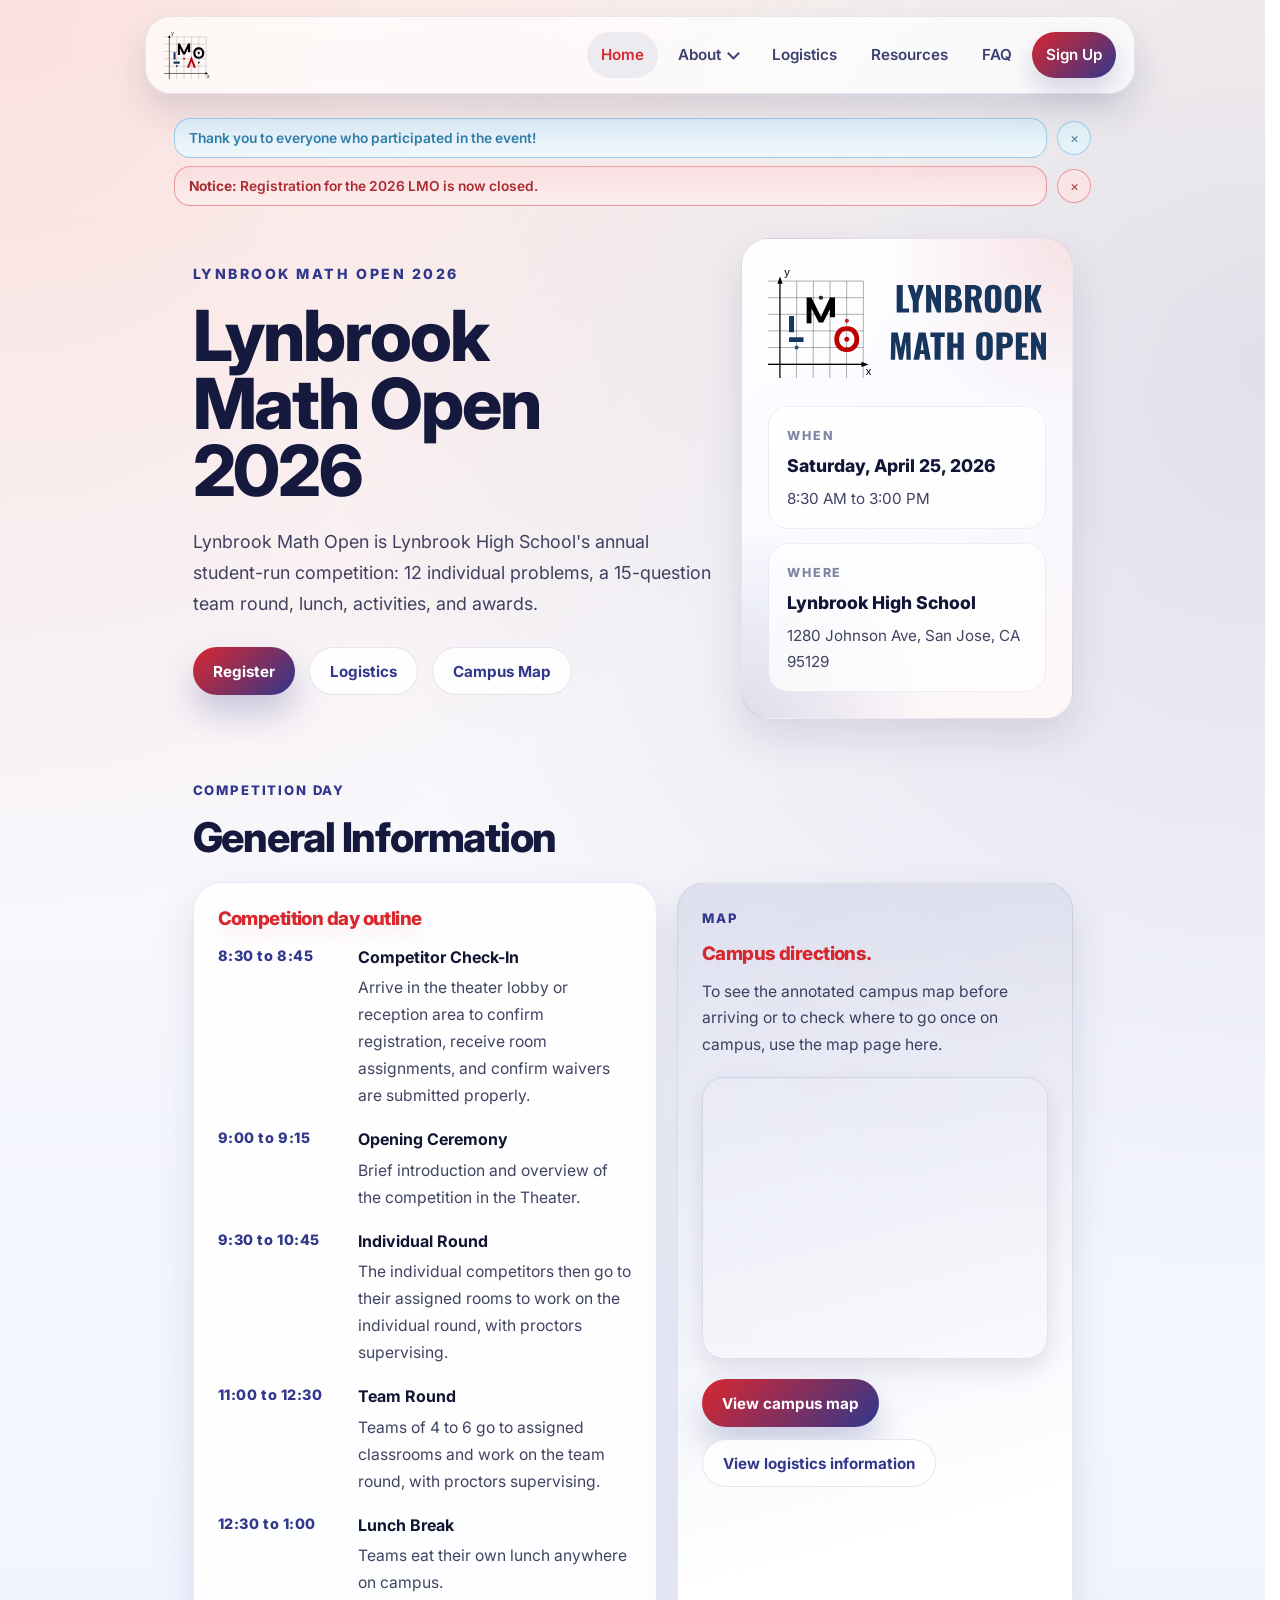
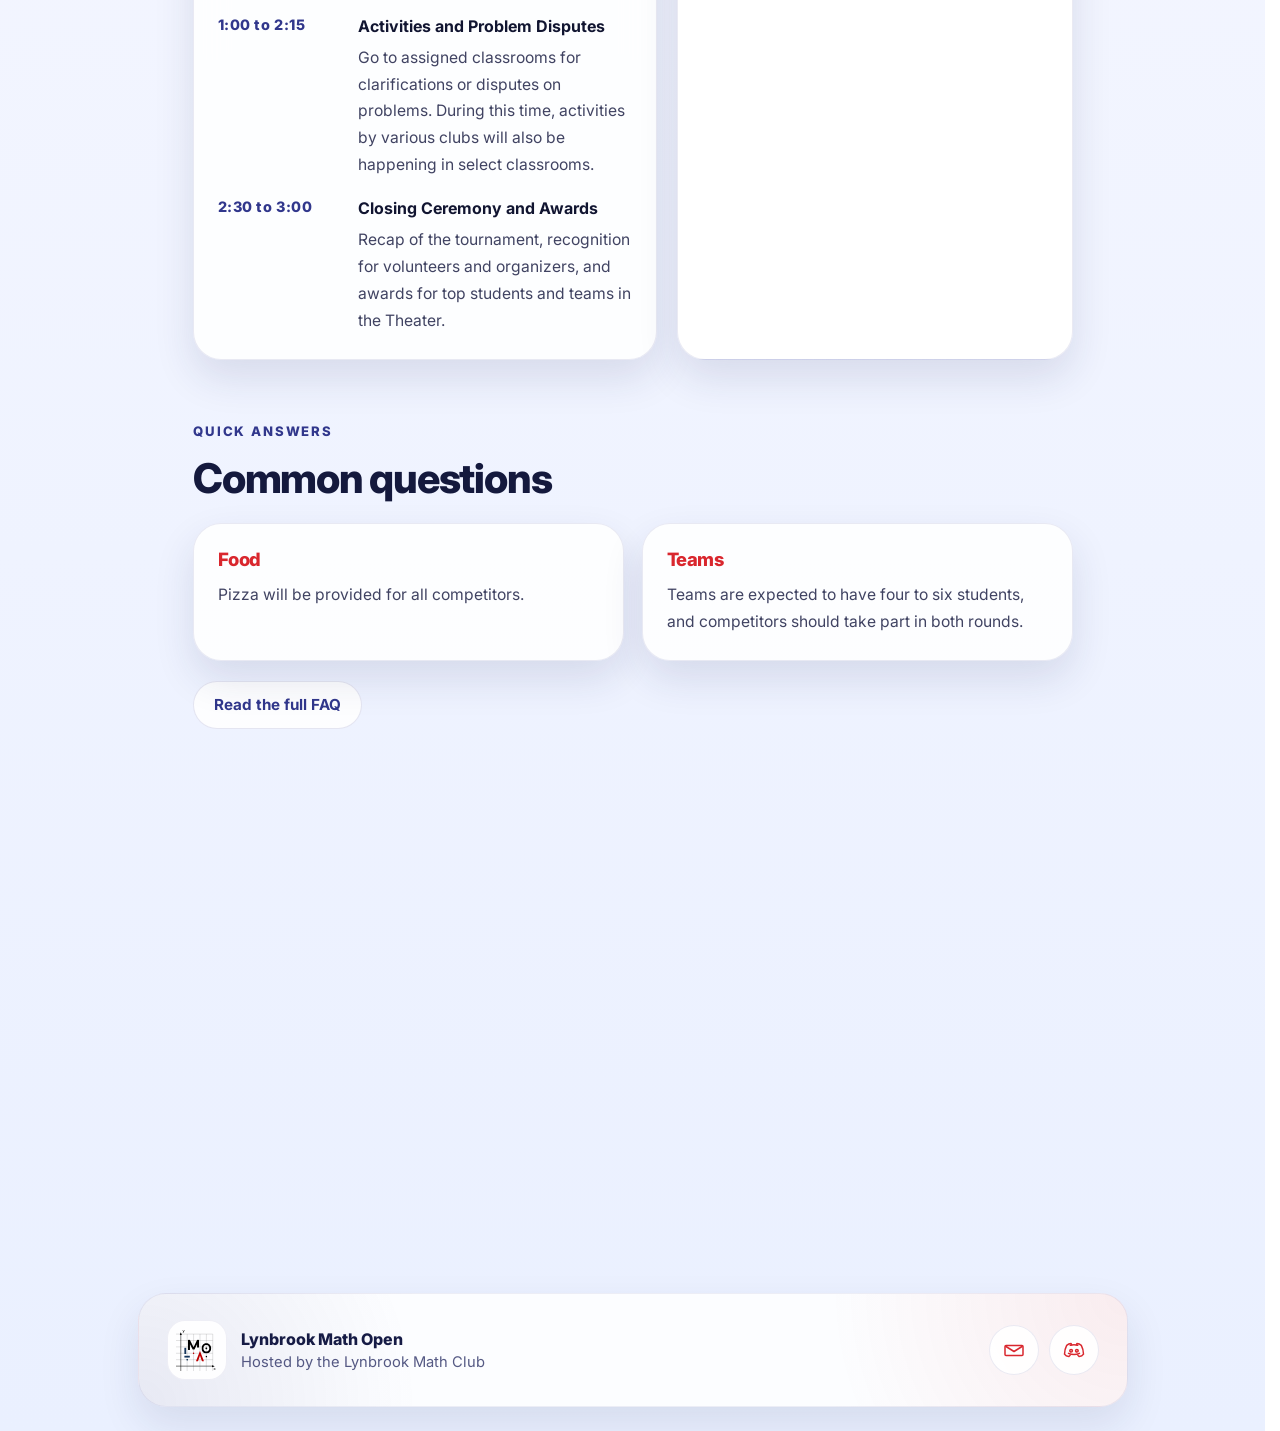
<file: index.html>
<!DOCTYPE html>
<html lang="en">

<head>
    <meta charset="UTF-8" />
    <meta name="viewport" content="width=device-width, initial-scale=1.0" />
    <title>Lynbrook Math Open</title>
    <link rel="icon" type="image/png" href="/assets/favicon.png" />
    <link rel="icon" type="image/svg+xml" href="/assets/favicon.svg" />
    <link href="https://fonts.googleapis.com/css2?family=Inter:wght@400;500;600;700;800&display=swap" rel="stylesheet">
    <link rel="stylesheet" href="/style.css">
    <script defer src="/navbar.js"></script>
    <script defer src="/dev_banners/hide_dev_banners.js"></script>
    <script defer src="/footer.js"></script>
    <script defer src="/sponsors/sponsors.js"></script>
    <script defer src="/home.js"></script>
    <style>
        .scroll-backdrop {
            position: fixed;
            inset: 0;
            z-index: -1;
            pointer-events: none;
            background:
                radial-gradient(circle at 18% 18%, rgba(255, 190, 190, 0.82), transparent 30%),
                radial-gradient(circle at 84% 12%, rgba(176, 191, 255, 0.84), transparent 34%),
                linear-gradient(180deg, #fff3ec 0%, #ebefff 54%, #e0e8ff 100%);
            opacity: 0;
            transition: opacity 0.32s ease;
        }

        body.sponsor-mode .scroll-backdrop {
            opacity: 1;
        }

        .page-main {
            display: flex;
            flex-direction: column;
            gap: 60px;
            padding-top: 28px;
        }

        .hero {
            display: grid;
            grid-template-columns: minmax(0, 1.3fr) minmax(300px, 0.82fr);
            gap: 24px;
            align-items: stretch;
        }

        .hero-copy {
            padding: clamp(12px, 3vw, 24px) 0;
        }

        .hero-kicker {
            margin: 0 0 16px;
            font-size: 0.88rem;
            font-weight: 800;
            letter-spacing: 0.18em;
            text-transform: uppercase;
            color: var(--accent-blue);
        }

        .hero-title {
            max-width: 10ch;
            font-size: 4.4rem;
            line-height: 0.96;
            margin: 0;
            color: #15193e;
            text-shadow: none;
        }

        .hero-lead {
            max-width: 640px;
            margin: 22px 0 0;
            font-size: clamp(1.02rem, 1.4vw, 1.12rem);
            line-height: 1.72;
        }

        .cta-row {
            display: flex;
            flex-wrap: wrap;
            gap: 14px;
            margin-top: 28px;
        }

        .hero-panel {
            display: flex;
            flex-direction: column;
            gap: 22px;
            justify-content: space-between;
            padding: 26px;
            background:
                radial-gradient(circle at top right, rgba(217, 39, 46, 0.12), transparent 32%),
                radial-gradient(circle at bottom left, rgba(49, 55, 140, 0.14), transparent 32%),
                linear-gradient(160deg, rgba(255, 255, 255, 0.95) 0%, rgba(248, 249, 255, 0.96) 62%, rgba(255, 246, 246, 0.96) 100%);
        }

        .hero-mark {
            width: min(100%, 320px);
            height: auto;
            display: block;
        }

        .meta-grid {
            display: grid;
            grid-template-columns: 1fr;
            gap: 14px;
        }

        .meta-card {
            padding: 18px 18px 16px;
            border-radius: 20px;
            background: rgba(255, 255, 255, 0.74);
            border: 1px solid rgba(49, 55, 140, 0.08);
        }

        .meta-label {
            margin: 0 0 8px;
            font-size: 0.78rem;
            font-weight: 800;
            letter-spacing: 0.14em;
            text-transform: uppercase;
            color: rgba(33, 38, 93, 0.56);
        }

        .meta-value {
            margin: 0;
            font-size: 1.1rem;
            font-weight: 800;
            line-height: 1.35;
            color: #131737;
        }

        .meta-subtle {
            margin: 8px 0 0;
            font-size: 0.95rem;
        }

        .page-section {
            display: flex;
            flex-direction: column;
            gap: 20px;
        }

        .page-section h2 {
            font-size: clamp(1.8rem, 3.2vw, 2.6rem);
            color: #14193d;
            text-shadow: none;
        }

        .faq-grid {
            display: grid;
            grid-template-columns: repeat(auto-fit, minmax(240px, 1fr));
            gap: 18px;
        }

        .faq-card {
            height: 100%;
        }

        .faq-card h3 {
            margin: 0 0 12px;
            font-size: 1.15rem;
            color: var(--accent-red);
            text-shadow: none;
        }

        .faq-card p {
            margin: 0;
        }

        .day-layout {
            display: grid;
            grid-template-columns: minmax(0, 1.08fr) minmax(280px, 0.92fr);
            gap: 20px;
        }

        .schedule-card ul {
            list-style: none;
            padding: 0;
            margin: 0;
            display: flex;
            flex-direction: column;
            gap: 16px;
        }

        .schedule-card h3,
        .map-card h3 {
            margin: 0 0 14px;
        }

        .schedule-card li {
            display: grid;
            grid-template-columns: minmax(92px, 124px) 1fr;
            gap: 16px;
            align-items: start;
            margin: 0;
        }

        .schedule-time {
            font-size: 0.9rem;
            font-weight: 800;
            letter-spacing: 0.04em;
            color: var(--accent-blue);
        }

        .schedule-event {
            display: flex;
            flex-direction: column;
            gap: 4px;
        }

        .schedule-event strong {
            color: #111531;
            font-size: 1rem;
        }

        .map-card {
            background: var(--accent-blue-surface);
        }

        .map-card h3,
        .sponsor-panel h2 {
            text-shadow: none;
        }

        .map-card p,
        .sponsor-panel p {
            margin: 0;
        }

        .map-card .section-eyebrow,
        .schedule-card .section-eyebrow {
            margin-bottom: 12px;
        }

        .map-actions {
            display: flex;
            flex-wrap: wrap;
            gap: 12px;
            margin-top: 20px;
        }

        .map-embed {
            margin-top: 18px;
            border-radius: 22px;
            overflow: hidden;
            border: 1px solid rgba(49, 55, 140, 0.12);
            box-shadow: 0 10px 24px rgba(31, 36, 86, 0.12);
        }

        .map-embed iframe {
            width: 100%;
            height: 280px;
            border: 0;
            display: block;
        }

        .sponsor-panel {
            display: flex;
            flex-direction: column;
            gap: 18px;
        }

        .sponsor-copy {
            width: 100%;
            max-width: 720px;
        }
        
        .sponsor-panel .sponsor-logo-card {
            width: min(100%, var(--sponsor-logo-card-width));
        }

        @media (max-width: 980px) {

            .hero,
            .day-layout {
                grid-template-columns: 1fr;
            }

            .faq-grid {
                grid-template-columns: repeat(auto-fit, minmax(220px, 1fr));
            }
        }

        @media (max-width: 640px) {
            .scroll-backdrop {
                background:
                    radial-gradient(circle at 14% 8%, rgba(255, 196, 196, 0.58), transparent 24%),
                    radial-gradient(circle at 88% 10%, rgba(188, 200, 255, 0.6), transparent 26%),
                    linear-gradient(180deg, #fff8f3 0%, #eff2ff 56%, #e5ecff 100%);
            }

            .page-main {
                gap: 42px;
            }

            .hero-title {
                font-size: 3.1rem;
            }

            .schedule-card li {
                grid-template-columns: 1fr;
                gap: 6px;
            }
        }
    </style>
</head>

<body>
    <div class="scroll-backdrop"></div>
    <div id="site-navbar"></div>

    <main class="main-text page-main">
        <section class="hero">
            <div class="hero-copy">
                <p class="hero-kicker">Lynbrook Math Open 2026</p>
                <h1 id="home-title" class="hero-title">Lynbrook Math Open 2026</h1>
                <p class="hero-lead">
                    Lynbrook Math Open is Lynbrook High School's annual student-run competition: 12 individual
                    problems, a 15-question team round, lunch, activities, and awards.
                </p>
                <div class="cta-row">
                    <a class="button-link button-link--primary" href="/signup/">Register</a>
                    <a class="button-link button-link--secondary" href="/logistics/">Logistics</a>
                    <a class="button-link button-link--secondary" href="/map/">Campus Map</a>
                </div>
            </div>

            <aside class="hero-panel hover-card">
                <img class="hero-mark" src="/assets/banner.svg" alt="Lynbrook Math Open">
                <div class="meta-grid">
                    <section class="meta-card">
                        <p class="meta-label">When</p>
                        <p class="meta-value">Saturday, April 25, 2026</p>
                        <p class="meta-subtle">8:30 AM to 3:00 PM</p>
                    </section>
                    <section class="meta-card">
                        <p class="meta-label">Where</p>
                        <p class="meta-value">Lynbrook High School</p>
                        <p class="meta-subtle">1280 Johnson Ave, San Jose, CA 95129</p>
                    </section>
                </div>
            </aside>
        </section>

        <section class="page-section">
            <div>
                <p class="section-eyebrow">Competition Day</p>
                <h2 id="home-day-title">General Information</h2>
            </div>
            <div class="day-layout">
                <article class="schedule-card hover-card">
                    <h3>Competition day outline</h3>
                    <ul>
                        <li>
                            <span class="schedule-time">8:30 to 8:45</span>
                            <span class="schedule-event">
                                <strong>Competitor Check-In</strong>
                                <span>Arrive in the theater lobby or reception area to confirm registration, receive
                                    room assignments, and confirm waivers are submitted properly.</span>
                            </span>
                        </li>
                        <li>
                            <span class="schedule-time">9:00 to 9:15</span>
                            <span class="schedule-event">
                                <strong>Opening Ceremony</strong>
                                <span>Brief introduction and overview of the competition in the Theater.</span>
                            </span>
                        </li>
                        <li>
                            <span class="schedule-time">9:30 to 10:45</span>
                            <span class="schedule-event">
                                <strong>Individual Round</strong>
                                <span>The individual competitors then go to their assigned rooms to work on the
                                    individual round, with proctors supervising.</span>
                            </span>
                        </li>
                        <li>
                            <span class="schedule-time">11:00 to 12:30</span>
                            <span class="schedule-event">
                                <strong>Team Round</strong>
                                <span>Teams of 4 to 6 go to assigned classrooms and work on the team round, with
                                    proctors supervising.</span>
                            </span>
                        </li>
                        <li>
                            <span class="schedule-time">12:30 to 1:00</span>
                            <span class="schedule-event">
                                <strong>Lunch Break</strong>
                                <span>Teams eat their own lunch anywhere on campus.</span>
                            </span>
                        </li>
                        <li>
                            <span class="schedule-time">1:00 to 2:15</span>
                            <span class="schedule-event">
                                <strong>Activities and Problem Disputes</strong>
                                <span>Go to assigned classrooms for clarifications or disputes on problems. During this
                                    time, activities by various clubs will also be happening in select
                                    classrooms.</span>
                            </span>
                        </li>
                        <li>
                            <span class="schedule-time">2:30 to 3:00</span>
                            <span class="schedule-event">
                                <strong>Closing Ceremony and Awards</strong>
                                <span>Recap of the tournament, recognition for volunteers and organizers, and awards
                                    for top students and teams in the Theater.</span>
                            </span>
                        </li>
                    </ul>
                </article>

                <article class="map-card hover-card">
                    <p class="section-eyebrow">Map</p>
                    <h3>Campus directions.</h3>
                    <p>
                        To see the annotated campus map before arriving or to check where to go once
                        on campus, use the map page here.
                    </p>
                    <div class="map-embed">
                        <iframe title="Google Maps view of Lynbrook High School"
                            src="https://www.google.com/maps?q=Lynbrook%20High%20School%201280%20Johnson%20Ave%20San%20Jose%20CA%2095129&z=16&output=embed"
                            loading="lazy" referrerpolicy="no-referrer-when-downgrade"></iframe>
                    </div>
                    <div class="map-actions">
                        <a class="button-link button-link--primary" href="/map/">View campus map</a>
                        <a class="button-link button-link--secondary" href="/logistics/">View logistics information</a>
                    </div>
                </article>
            </div>
        </section>

        <section class="page-section">
            <div>
                <p class="section-eyebrow">Quick Answers</p>
                <h2 id="home-faq-title">Common questions</h2>
            </div>
            <div class="faq-grid">
                <article class="faq-card hover-card">
                    <h3>Food</h3>
                    <p>Pizza will be provided for all competitors.</p>
                </article>
                <article class="faq-card hover-card">
                    <h3>Teams</h3>
                    <p>Teams are expected to have four to six students, and competitors should take part in both
                        rounds.</p>
                </article>
            </div>
            <div>
                <a class="button-link button-link--secondary" href="/faq/">Read the full FAQ</a>
            </div>
        </section>

        <section id="sponsors-thanks" class="page-section sponsor-panel" style="text-align:center">
            <div class="sponsor-heading">
                <h2 id="home-sponsors-title">Thank you to our sponsors.</h2>
            </div>
            <p class="sponsor-copy" style="align-self: center">
                These organizations make LMO possible and help support the competition.
            </p>
            <div class="sponsor-grid-shell" style="align-self: center">
                <div id="home-sponsors-grid" class="sponsor-logo-grid" data-sponsor-view="logo"
                    data-sponsor-tone="mono">
                    <p class="sponsor-loading">Loading sponsors...</p>
                </div>
            </div>
        </section>
    </main>

    <div id="site-footer"></div>
</body>

</html>
</file>
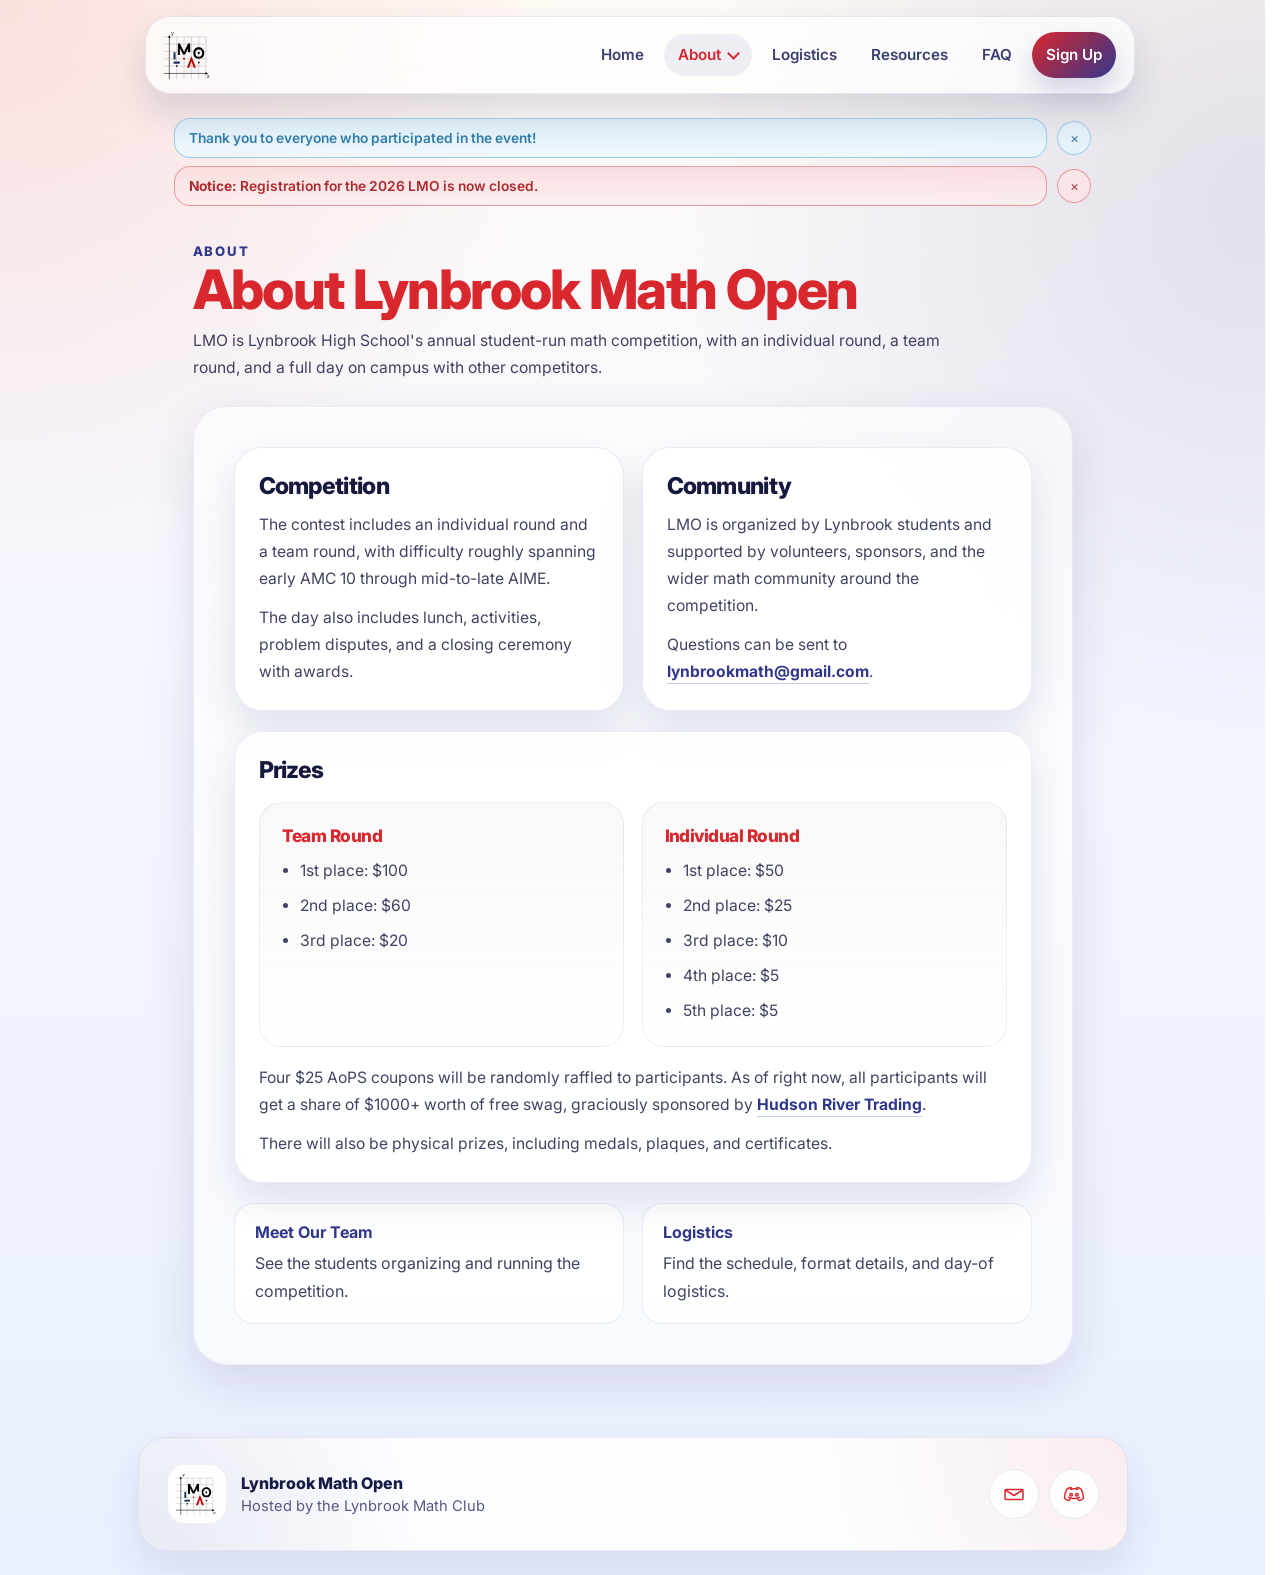
<file: about_lmo/index.html>
<!DOCTYPE html>
<html lang="en">

<head>
    <meta charset="UTF-8" />
    <meta name="viewport" content="width=device-width, initial-scale=1.0" />
    <title>About LMO</title>
    <link rel="icon" type="image/png" href="/assets/favicon.png" />
    <link rel="icon" type="image/svg+xml" href="/assets/favicon.svg" />
    <link href="https://fonts.googleapis.com/css2?family=Inter:wght@400;500;600;700;800&display=swap" rel="stylesheet">
    <link rel="stylesheet" href="/style.css">
    <script defer src="/navbar.js"></script>
    <script defer src="/dev_banners/hide_dev_banners.js"></script>
    <script defer src="/footer.js"></script>
    <style>
        .about-page {
            display: flex;
            flex-direction: column;
            gap: 24px;
            padding-top: 18px;
        }

        .about-page-header h1 {
            font-size: 3.4rem;
            line-height: 0.98;
            text-shadow: none;
        }

        .about-page-header p {
            max-width: 760px;
            margin: 12px 0 0;
        }

        .about-shell {
            display: flex;
            flex-direction: column;
            gap: 20px;
        }

        .about-grid,
        .about-links {
            display: grid;
            grid-template-columns: repeat(2, minmax(0, 1fr));
            gap: 18px;
        }

        .about-block h2,
        .about-prize-card h3 {
            margin: 0 0 12px;
            text-shadow: none;
        }

        .about-block h2 {
            font-size: 1.45rem;
            color: #15193d;
        }

        .about-block p {
            margin: 0;
        }

        .about-block p + p {
            margin-top: 12px;
        }

        .about-prize-grid {
            display: grid;
            grid-template-columns: repeat(2, minmax(0, 1fr));
            gap: 18px;
            margin-top: 18px;
        }

        .about-prize-card {
            padding: 22px;
            border-radius: 22px;
            background: linear-gradient(180deg, rgba(248, 248, 248, 0.96), #ffffff);
            border: 1px solid rgba(49, 55, 140, 0.08);
        }

        .about-prize-card h3 {
            font-size: 1.08rem;
            color: var(--accent-red);
        }

        .about-prize-list {
            margin: 0;
            padding-left: 18px;
        }

        .about-prize-list li {
            margin-bottom: 8px;
        }

        .about-prize-list li:last-child {
            margin-bottom: 0;
        }

        .about-link-card {
            display: block;
            text-decoration: none;
            padding: 18px 20px;
            border-radius: 20px;
            background: rgba(255, 255, 255, 0.86);
            border: 1px solid rgba(49, 55, 140, 0.1);
            transition: transform 0.22s ease, border-color 0.22s ease, box-shadow 0.22s ease;
        }

        .about-link-card:hover {
            transform: translateY(-2px);
            border-color: rgba(217, 39, 46, 0.22);
            box-shadow: 0 12px 26px rgba(49, 55, 140, 0.12);
        }

        .about-link-card strong {
            display: block;
            margin: 0 0 8px;
            color: var(--accent-blue);
            font-size: 1rem;
        }

        .about-link-card span {
            color: var(--body-copy-color);
            line-height: var(--body-copy-line-height);
        }

        @media (max-width: 820px) {
            .about-page-header h1 {
                font-size: 2.8rem;
            }

            .about-grid,
            .about-links,
            .about-prize-grid {
                grid-template-columns: 1fr;
            }
        }

        @media (max-width: 560px) {
            .about-page-header h1 {
                font-size: 2.25rem;
            }
        }
    </style>
</head>

<body>
    <div id="site-navbar"></div>

    <main class="main-text about-page">
        <section class="about-page-header">
            <p class="section-eyebrow">About</p>
            <h1>About Lynbrook Math Open</h1>
            <p>LMO is Lynbrook High School's annual student-run math competition, with an individual round, a team
                round, and a full day on campus with other competitors.</p>
        </section>

        <div class="container about-shell">
            <section class="about-grid">
                <article class="about-block hover-card">
                    <h2>Competition</h2>
                    <p>The contest includes an individual round and a team round, with difficulty roughly spanning early
                        AMC 10 through mid-to-late AIME.</p>
                    <p>The day also includes lunch, activities, problem disputes, and a closing ceremony with awards.</p>
                </article>
                <article class="about-block hover-card">
                    <h2>Community</h2>
                    <p>LMO is organized by Lynbrook students and supported by volunteers, sponsors, and the wider math
                        community around the competition.</p>
                    <p>Questions can be sent to <a class="boldlink" href="mailto:lynbrookmath@gmail.com">lynbrookmath@gmail.com</a>.
                    </p>
                </article>
            </section>

            <section class="about-block hover-card">
                <h2>Prizes</h2>
                <div class="about-prize-grid">
                    <article class="about-prize-card">
                        <h3>Team Round</h3>
                        <ul class="about-prize-list">
                            <li>1st place: $100</li>
                            <li>2nd place: $60</li>
                            <li>3rd place: $20</li>
                        </ul>
                    </article>
                    <article class="about-prize-card">
                        <h3>Individual Round</h3>
                        <ul class="about-prize-list">
                            <li>1st place: $50</li>
                            <li>2nd place: $25</li>
                            <li>3rd place: $10</li>
                            <li>4th place: $5</li>
                            <li>5th place: $5</li>
                        </ul>
                    </article>
                </div>
                <p style="margin-top: 18px;">Four $25 AoPS coupons will be randomly raffled to participants. As of
                    right now, all participants will get a share of $1000+ worth of free swag, graciously sponsored by
                    <a class="boldlink" href="https://www.hudsonrivertrading.com/" target="_blank"
                        rel="noopener noreferrer">Hudson River Trading</a>.
                </p>
                <p>There will also be physical prizes, including medals, plaques, and certificates.</p>
            </section>

            <section class="about-links">
                <a class="about-link-card" href="/our_team/">
                    <strong>Meet Our Team</strong>
                    <span>See the students organizing and running the competition.</span>
                </a>
                <a class="about-link-card" href="/logistics/">
                    <strong>Logistics</strong>
                    <span>Find the schedule, format details, and day-of logistics.</span>
                </a>
            </section>
        </div>
    </main>

    <div id="site-footer"></div>
</body>

</html>
</file>
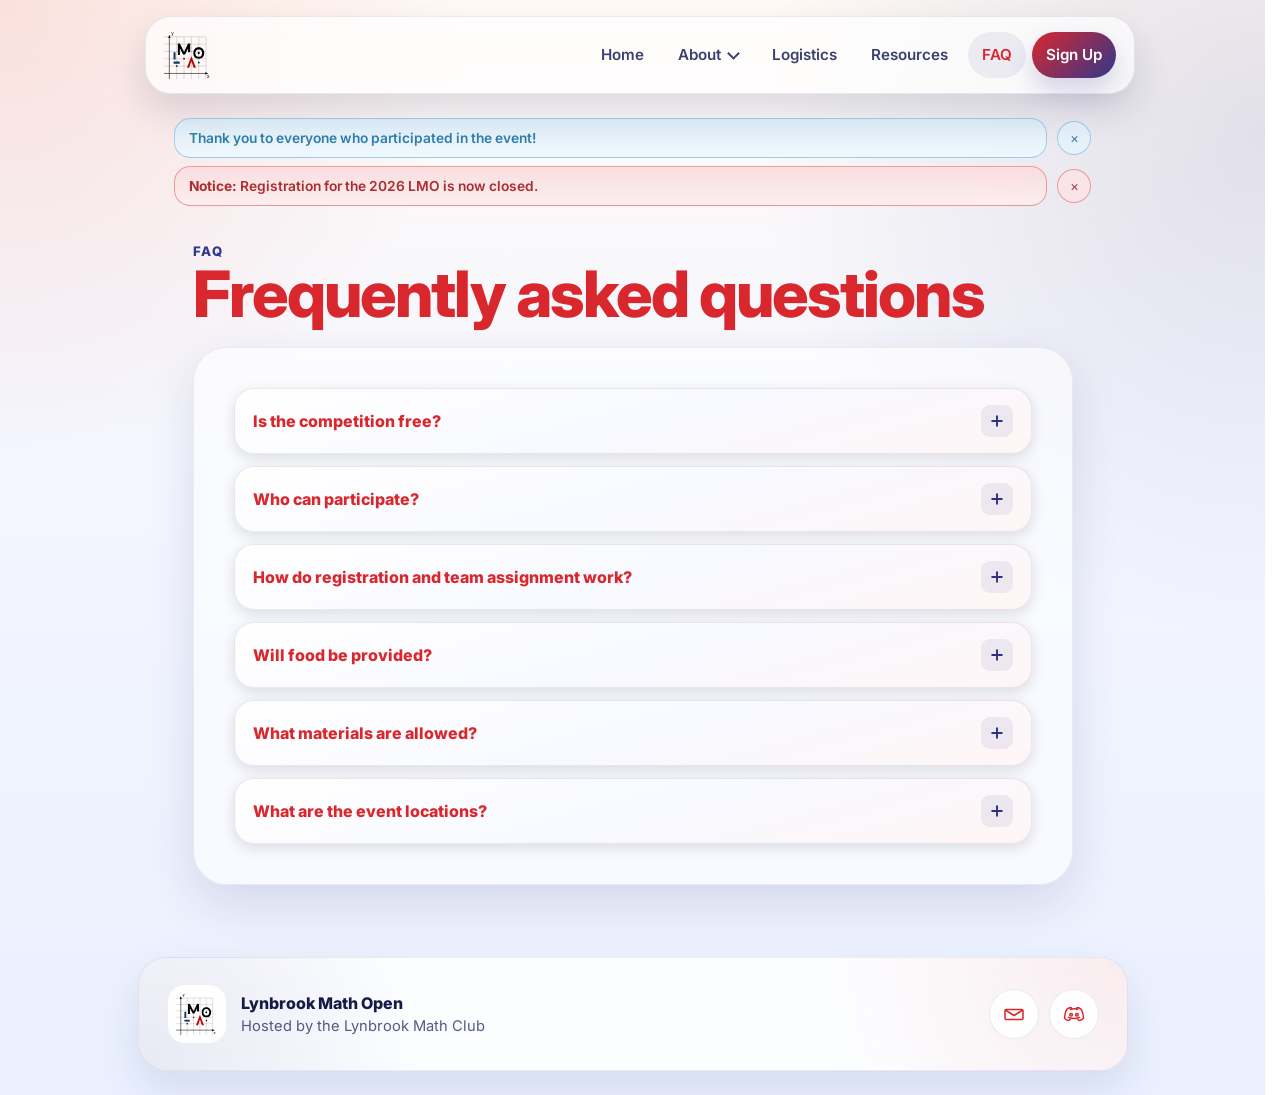
<file: faq/index.html>
<!DOCTYPE html>
<html lang="en">

<head>
    <meta charset="UTF-8" />
    <meta name="viewport" content="width=device-width, initial-scale=1.0" />
    <title>FAQ</title>
    <link rel="icon" type="image/png" href="/assets/favicon.png" />
    <link rel="icon" type="image/svg+xml" href="/assets/favicon.svg" />
    <link href="https://fonts.googleapis.com/css2?family=Inter:wght@400;500;600;700;800&display=swap" rel="stylesheet">
    <link rel="stylesheet" href="/style.css">
    <script defer src="/navbar.js"></script>
    <script defer src="/dev_banners/hide_dev_banners.js"></script>
    <script defer src="/footer.js"></script>
    <script defer src="./faq.js"></script>
    <style>
        .faq-page {
            display: flex;
            flex-direction: column;
            gap: 22px;
            padding-top: 18px;
        }

        .faq-page-header h1 {
            font-size: clamp(2.4rem, 5vw, 4rem);
            line-height: 0.98;
            text-shadow: none;
        }

        .faq-page-header p {
            max-width: 760px;
            margin: 12px 0 0;
        }

        .faq-shell {
            display: flex;
            flex-direction: column;
            gap: 14px;
        }

        .faq-list {
            width: 100%;
            display: flex;
            flex-direction: column;
            gap: 12px;
        }

        .faq-loading {
            margin: 0;
            font-size: 0.9375rem;
            line-height: 1.55;
            color: var(--body-copy-color);
        }

        .faq-item {
            border-radius: 20px;
            border: 1px solid rgba(50, 50, 130, 0.1);
            background: linear-gradient(165deg, #ffffff 0%, #f8f9ff 55%, #fff5f5 100%);
            box-shadow: 0 4px 14px rgba(0, 0, 0, 0.12);
            overflow: hidden;
            transition: border-color 0.28s ease, box-shadow 0.28s ease, transform 0.28s ease;
        }

        .faq-item:hover {
            transform: translateY(-2px);
            border-color: rgba(50, 50, 130, 0.2);
            box-shadow: 0 10px 24px rgba(50, 50, 130, 0.14);
        }

        .faq-item.is-open {
            border-color: rgba(255, 0, 0, 0.16);
            box-shadow: 0 12px 26px rgba(255, 0, 0, 0.12);
        }

        .faq-item summary {
            list-style: none;
            display: flex;
            align-items: center;
            justify-content: space-between;
            gap: 14px;
            padding: 16px 18px;
            cursor: pointer;
        }

        .faq-item summary::-webkit-details-marker {
            display: none;
        }

        .faq-question {
            margin: 0;
            color: var(--accent-red);
            font-size: 1rem;
            font-weight: 800;
            line-height: 1.3;
        }

        .faq-icon {
            flex: 0 0 auto;
            width: 32px;
            height: 32px;
            border-radius: 9px;
            display: inline-flex;
            align-items: center;
            justify-content: center;
            background: rgba(50, 50, 130, 0.08);
            color: rgb(50, 50, 130);
            transition: background-color 0.28s ease, color 0.28s ease;
        }

        .faq-icon svg {
            display: block;
            width: 14px;
            height: 14px;
            stroke: currentColor;
            stroke-width: 2.2;
            stroke-linecap: round;
            transition: transform 0.28s ease;
        }

        .faq-item.is-open .faq-icon {
            background: rgba(255, 0, 0, 0.1);
            color: #b00000;
        }

        .faq-item.is-open .faq-icon svg {
            transform: rotate(45deg);
        }

        .faq-answer {
            height: 0;
            overflow: hidden;
            transition: height 0.32s ease;
        }

        .faq-answer-inner {
            padding: 0 18px 16px;
            border-top: 1px solid rgba(50, 50, 130, 0.08);
        }

        .faq-answer p {
            margin: 12px 0 0;
        }

        @media (max-width: 820px) {

            .faq-item summary,
            .faq-answer-inner {
                padding-left: 16px;
                padding-right: 16px;
            }
        }
    </style>
</head>

<body>
    <div id="site-navbar"></div>
    <main class="main-text faq-page">
        <section class="faq-page-header">
            <p class="section-eyebrow">FAQ</p>
            <h1>Frequently asked questions</h1>
        </section>
        <div class="container faq-shell">
            <div id="faq-list" class="faq-list">
                <p class="faq-loading">Loading FAQ...</p>
            </div>
        </div>
    </main>
    <div id="site-footer"></div>
</body>

</html>
</file>
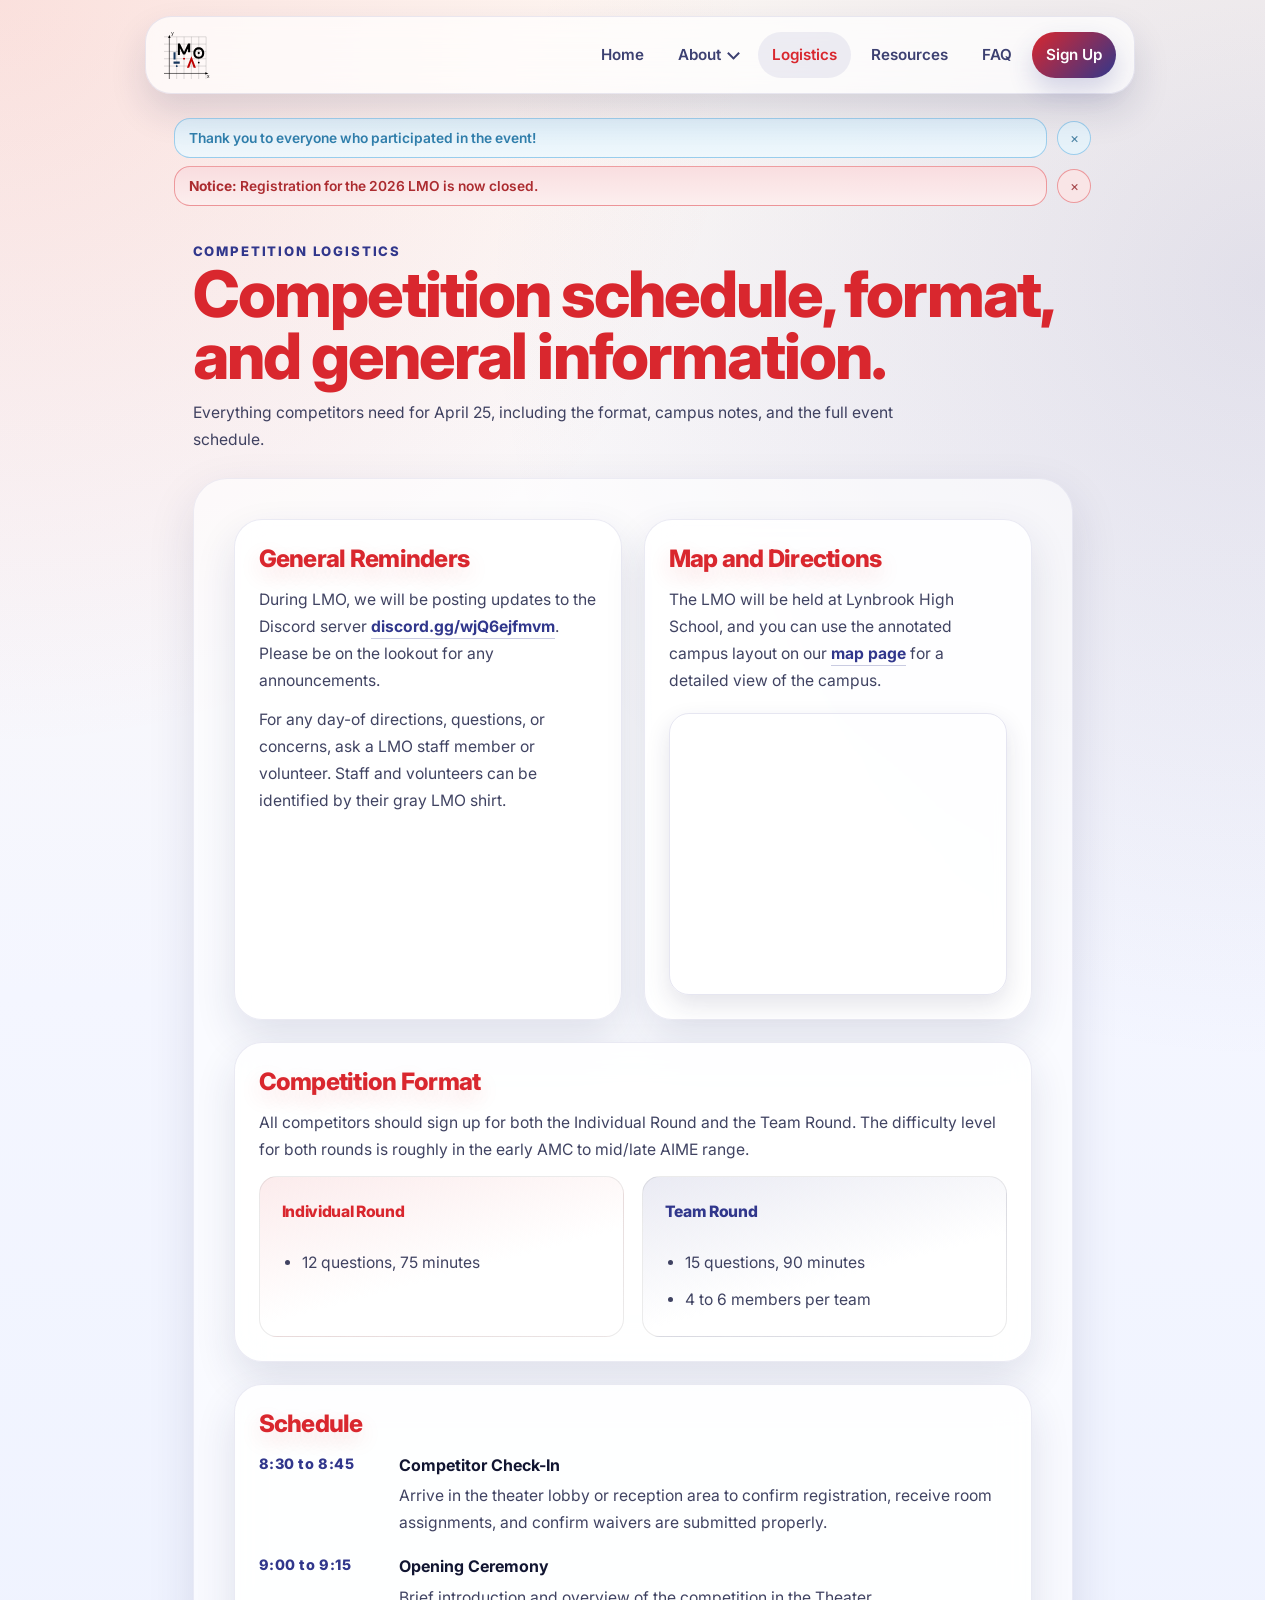
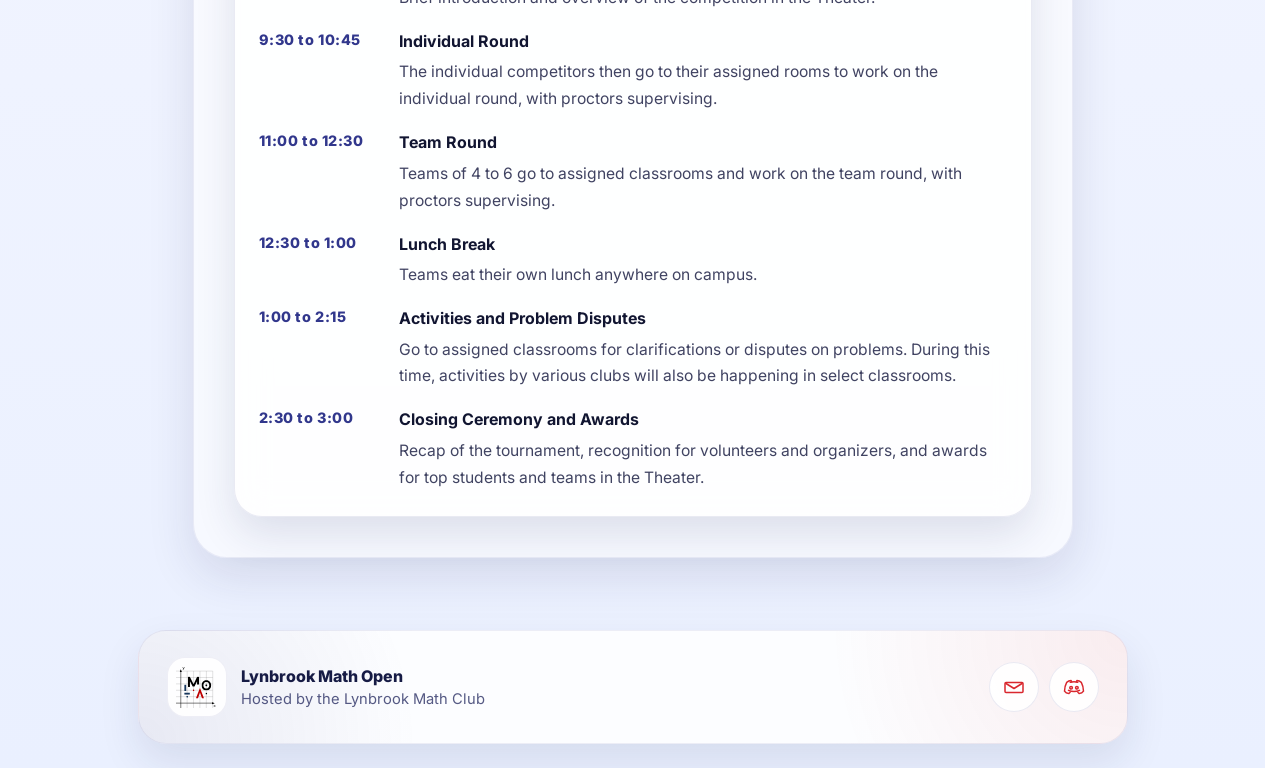
<file: logistics/index.html>
<!DOCTYPE html>
<html lang="en">

<head>
    <meta charset="UTF-8" />
    <meta name="viewport" content="width=device-width, initial-scale=1.0" />
    <title>Logistics</title>
    <link rel="icon" type="image/png" href="/assets/favicon.png" />
    <link rel="icon" type="image/svg+xml" href="/assets/favicon.svg" />
    <link href="https://fonts.googleapis.com/css2?family=Inter:wght@400;500;600;700;800&display=swap" rel="stylesheet">
    <link rel="stylesheet" href="/style.css">
    <script defer src="/navbar.js"></script>
    <script defer src="/dev_banners/hide_dev_banners.js"></script>
    <script defer src="/footer.js"></script>
    <style>
        .guide-page {
            display: flex;
            flex-direction: column;
            gap: 24px;
            padding-top: 18px;
        }

        .guide-page-header h1 {
            font-size: clamp(2.4rem, 5vw, 4rem);
            line-height: 0.98;
            text-shadow: none;
        }

        .guide-page-header p {
            max-width: 760px;
            margin: 12px 0 0;
        }

        .resource-map-embed {
            margin-top: 18px;
            border-radius: 20px;
            overflow: hidden;
            border: 1px solid rgba(49, 55, 140, 0.12);
            box-shadow: 0 10px 24px rgba(31, 36, 86, 0.12);
        }

        .resource-map-embed iframe {
            width: 100%;
            height: 280px;
            border: 0;
            display: block;
        }

        .guide-stack {
            display: flex;
            flex-direction: column;
            gap: 22px;
            min-width: 0;
        }

        .guide-stack>*,
        .guide-grid>* {
            min-width: 0;
        }

        .hover-card h2,
        .hover-card h3 {
            margin: 0 0 14px;
        }

        .hover-card p {
            margin: 0 0 12px;
            font-size: var(--body-copy-size);
            line-height: var(--body-copy-line-height);
            color: var(--body-copy-color);
        }

        .hover-card p:last-child,
        .hover-card ul:last-child {
            margin-bottom: 0;
        }

        .resource-action {
            display: inline-flex;
            align-items: center;
            justify-content: center;
            min-height: 46px;
            padding: 10px 16px;
            border-radius: 999px;
            border: 1px solid rgba(50, 50, 130, 0.14);
            background: rgba(255, 255, 255, 0.84);
            color: rgb(50, 50, 130);
            font-size: 0.95rem;
            font-weight: 700;
            text-decoration: none;
            transition: transform 0.2s ease, border-color 0.2s ease, box-shadow 0.2s ease, color 0.2s ease;
        }

        .resource-action:hover {
            transform: translateY(-2px);
            border-color: rgba(255, 0, 0, 0.24);
            box-shadow: 0 10px 24px rgba(50, 50, 130, 0.14);
            color: #b00000;
        }

        .guide-grid {
            display: grid;
            grid-template-columns: repeat(2, minmax(0, 1fr));
            gap: 22px;
        }

        .guide-format-grid {
            display: grid;
            grid-template-columns: repeat(2, minmax(0, 1fr));
            gap: 18px;
        }

        .guide-format-card {
            display: flex;
            flex-direction: column;
            gap: 12px;
            background: linear-gradient(180deg, rgba(248, 248, 248, 0.95), #ffffff);
            border: 1px solid rgba(0, 0, 0, 0.08);
            border-radius: 18px;
            padding: 22px;
        }

        .guide-format-card--individual {
            background: var(--accent-red-surface);
        }

        .guide-format-card--team {
            background: var(--accent-blue-surface);
        }

        .guide-label {
            margin: 0;
            font-size: 1.15rem;
            font-weight: 800;
            letter-spacing: -0.02em;
            line-height: 1.25;
        }

        .guide-format-card--individual .guide-label {
            color: var(--accent-red);
        }

        .guide-format-card--team .guide-label {
            color: var(--accent-blue);
        }

        .guide-format-intro {
            margin: 0 0 18px;
            font-size: var(--body-copy-size);
            line-height: var(--body-copy-line-height);
            color: var(--body-copy-color);
        }

        .guide-format-card ul,
        .hover-card ul {
            margin: 0;
            padding-left: 20px;
        }

        .guide-format-card li,
        .hover-card li {
            margin-bottom: 10px;
            line-height: var(--body-copy-line-height);
        }

        .guide-format-card li:last-child,
        .hover-card li:last-child {
            margin-bottom: 0;
        }

        .guide-table-wrap {
            width: 100%;
            max-width: 100%;
            overflow-x: auto;
        }

        .guide-table {
            width: 100%;
            border-collapse: collapse;
        }

        .guide-table th,
        .guide-table td {
            padding: 14px 16px;
            border-bottom: 1px solid rgba(0, 0, 0, 0.08);
            vertical-align: top;
            text-align: left;
            font-size: var(--body-copy-size);
            line-height: var(--body-copy-line-height);
            color: var(--body-copy-color);
        }

        .guide-table thead th {
            background: rgba(0, 0, 0, 0.04);
            color: #111111;
            font-size: var(--body-copy-size);
            font-weight: 700;
        }

        .guide-table tbody tr:last-child td {
            border-bottom: 0;
        }

        .guide-schedule-card ul {
            list-style: none;
            padding: 0;
            margin: 0;
            display: flex;
            flex-direction: column;
            gap: 16px;
        }

        .guide-schedule-card li {
            display: grid;
            grid-template-columns: minmax(92px, 124px) 1fr;
            gap: 16px;
            align-items: start;
            margin: 0;
        }

        .guide-schedule-time {
            font-size: 0.9rem;
            font-weight: 800;
            letter-spacing: 0.04em;
            color: var(--accent-blue);
        }

        .guide-schedule-event {
            display: flex;
            flex-direction: column;
            gap: 4px;
        }

        .guide-schedule-event strong {
            color: #111531;
            font-size: 1rem;
        }

        @media (max-width: 820px) {
            .guide-grid,
            .guide-format-grid {
                grid-template-columns: 1fr;
            }

            .hover-card {
                padding: 24px 20px;
            }
        }

        @media (max-width: 640px) {
            .guide-schedule-card li {
                grid-template-columns: 1fr;
                gap: 6px;
            }
        }
    </style>
</head>

<body>
    <div id="site-navbar"></div>
    <main class="main-text guide-page">
        <section class="guide-page-header">
            <p class="section-eyebrow">Competition Logistics</p>
            <h1>Competition schedule, format, and general information.</h1>
            <p>Everything competitors need for April 25, including the format, campus notes, and the full event
                schedule.</p>
        </section>
        <div class="container">
            <div class="guide-stack">
                <div class="guide-grid">
                    <section class="hover-card">
                        <h2>General Reminders</h2>
                        <p>During LMO, we will be posting updates to the Discord server <a class="boldlink"
                                href="https://discord.gg/wjQ6ejfmvm" target="_blank"
                                rel="noopener noreferrer">discord.gg/wjQ6ejfmvm</a>. Please be on the lookout for any
                            announcements.</p>
                        <p>For any day-of directions, questions, or concerns, ask a LMO staff member or volunteer. Staff
                            and volunteers can be identified by their gray LMO shirt.</p>
                    </section>

                    <section class="hover-card">
                        <h2>Map and Directions</h2>
                        <p>The LMO will be held at Lynbrook High School, and you can use the annotated campus layout on
                            our <a class="boldlink" href="/map/">map page</a> for a detailed view of the campus.</p>
                        <div class="resource-map-embed">
                            <iframe title="Google Maps view of Lynbrook High School"
                                src="https://www.google.com/maps?q=Lynbrook%20High%20School%201280%20Johnson%20Ave%20San%20Jose%20CA%2095129&z=16&output=embed"
                                loading="lazy" referrerpolicy="no-referrer-when-downgrade"></iframe>
                        </div>
                    </section>
                </div>

                <section class="hover-card">
                    <h2>Competition Format</h2>
                    <p class="guide-format-intro">
                        All competitors should sign up for both the Individual Round and the Team Round. The difficulty
                        level for both rounds is roughly in the early AMC to mid/late AIME range.
                    </p>
                    <div class="guide-format-grid">
                        <article class="guide-format-card guide-format-card--individual">
                            <p class="guide-label">Individual Round</p>
                            <ul>
                                <li>12 questions, 75 minutes</li>
                            </ul>
                        </article>

                        <article class="guide-format-card guide-format-card--team">
                            <p class="guide-label">Team Round</p>
                            <ul>
                                <li>15 questions, 90 minutes</li>
                                <li>4 to 6 members per team</li>
                            </ul>
                        </article>
                    </div>
                </section>

                <section class="hover-card">
                    <h2>Schedule</h2>
                    <article class="guide-schedule-card">
                        <ul>
                            <li>
                                <span class="guide-schedule-time">8:30 to 8:45</span>
                                <span class="guide-schedule-event">
                                    <strong>Competitor Check-In</strong>
                                    <span>Arrive in the theater lobby or reception area to confirm registration, receive
                                        room assignments, and confirm waivers are submitted properly.</span>
                                </span>
                            </li>
                            <li>
                                <span class="guide-schedule-time">9:00 to 9:15</span>
                                <span class="guide-schedule-event">
                                    <strong>Opening Ceremony</strong>
                                    <span>Brief introduction and overview of the competition in the Theater.</span>
                                </span>
                            </li>
                            <li>
                                <span class="guide-schedule-time">9:30 to 10:45</span>
                                <span class="guide-schedule-event">
                                    <strong>Individual Round</strong>
                                    <span>The individual competitors then go to their assigned rooms to work on the
                                        individual round, with proctors supervising.</span>
                                </span>
                            </li>
                            <li>
                                <span class="guide-schedule-time">11:00 to 12:30</span>
                                <span class="guide-schedule-event">
                                    <strong>Team Round</strong>
                                    <span>Teams of 4 to 6 go to assigned classrooms and work on the team round, with
                                        proctors supervising.</span>
                                </span>
                            </li>
                            <li>
                                <span class="guide-schedule-time">12:30 to 1:00</span>
                                <span class="guide-schedule-event">
                                    <strong>Lunch Break</strong>
                                    <span>Teams eat their own lunch anywhere on campus.</span>
                                </span>
                            </li>
                            <li>
                                <span class="guide-schedule-time">1:00 to 2:15</span>
                                <span class="guide-schedule-event">
                                    <strong>Activities and Problem Disputes</strong>
                                    <span>Go to assigned classrooms for clarifications or disputes on problems. During this
                                        time, activities by various clubs will also be happening in select classrooms.</span>
                                </span>
                            </li>
                            <li>
                                <span class="guide-schedule-time">2:30 to 3:00</span>
                                <span class="guide-schedule-event">
                                    <strong>Closing Ceremony and Awards</strong>
                                    <span>Recap of the tournament, recognition for volunteers and organizers, and awards
                                        for top students and teams in the Theater.</span>
                                </span>
                            </li>
                        </ul>
                    </article>
                </section>

                <section class="hover-card" style="display: none">
                    <h2>Activities</h2>
                    <div class="guide-table-wrap">
                        <table class="guide-table">
                            <thead>
                                <tr>
                                    <th scope="col">Club</th>
                                    <th scope="col">Activity Name</th>
                                    <th scope="col">Description</th>
                                </tr>
                            </thead>
                            <tbody>
                                <tr>
                                    <td>Astrophysics Club</td>
                                    <td></td>
                                    <td></td>
                                </tr>
                                <tr>
                                    <td>CS Club</td>
                                    <td></td>
                                    <td></td>
                                </tr>
                            </tbody>
                        </table>
                    </div>
                </section>
            </div>
        </div>
    </main>

    <div id="site-footer"></div>
</body>

</html>
</file>
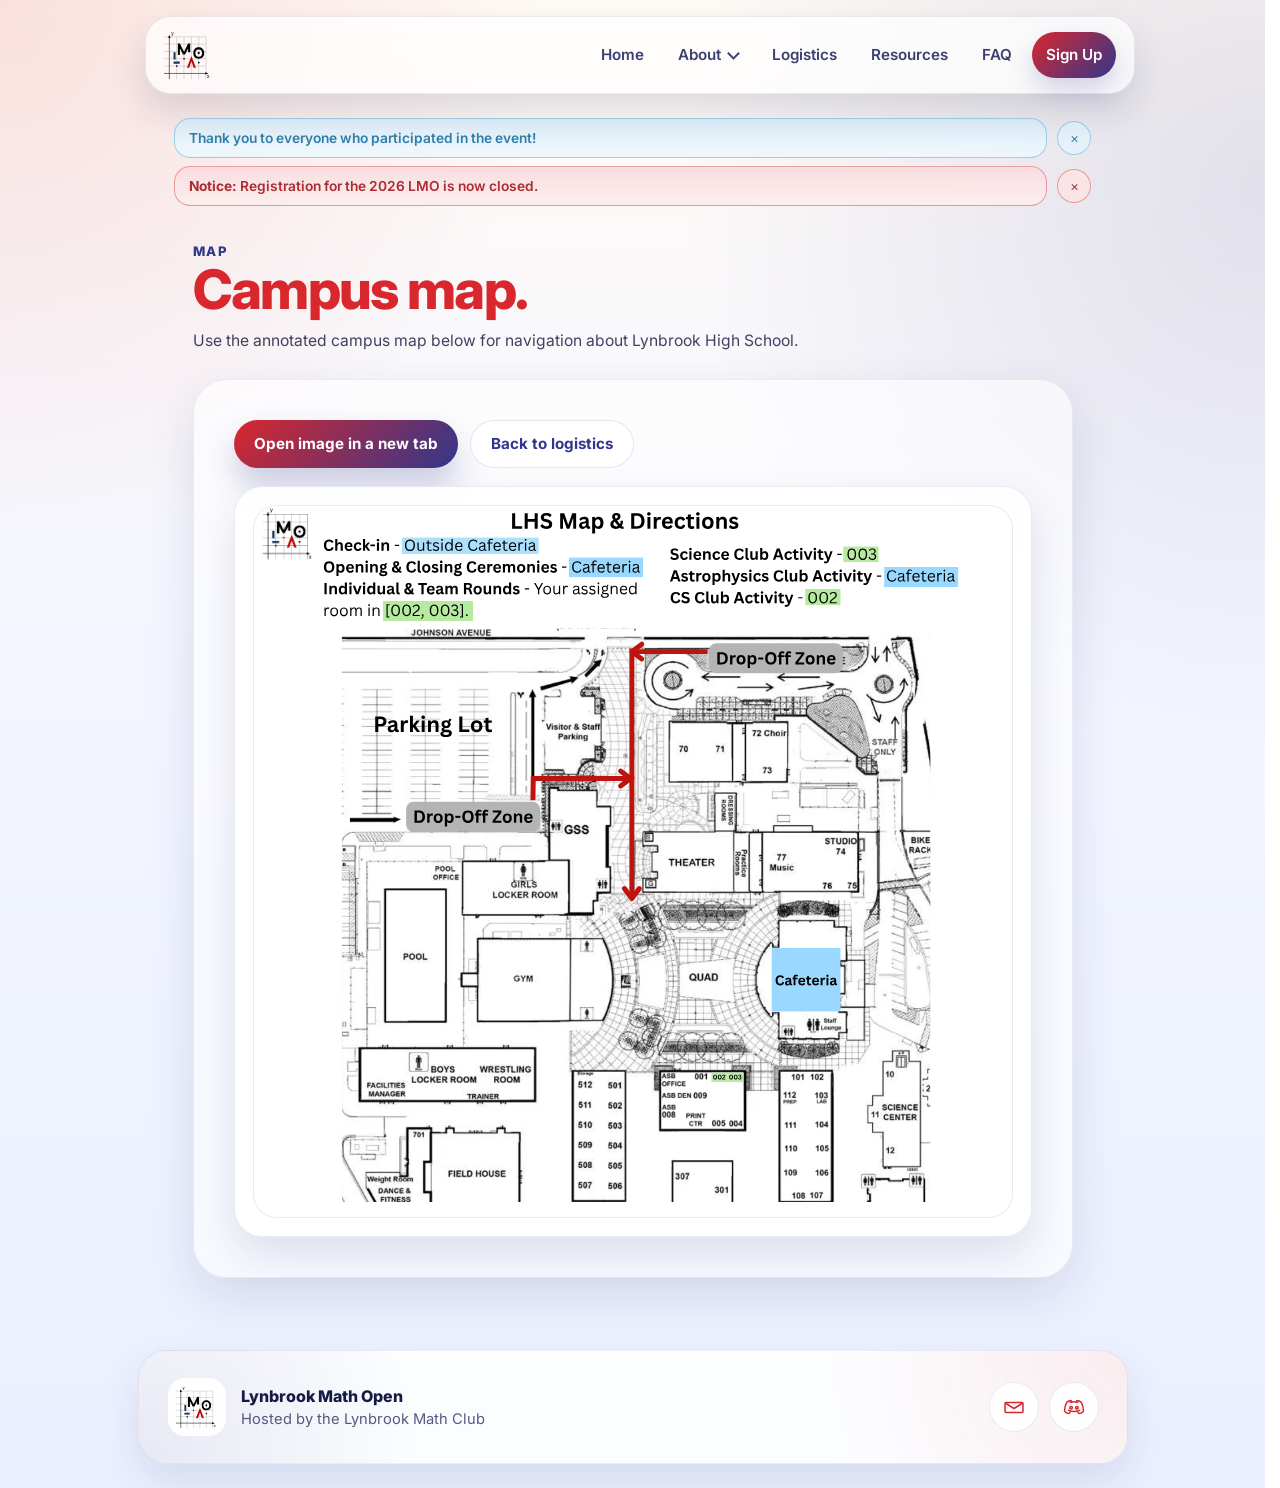
<file: map/index.html>
<!DOCTYPE html>
<html lang="en">

<head>
    <meta charset="UTF-8" />
    <meta name="viewport" content="width=device-width, initial-scale=1.0" />
    <title>Campus Map</title>
    <link rel="icon" type="image/png" href="/assets/favicon.png" />
    <link rel="icon" type="image/svg+xml" href="/assets/favicon.svg" />
    <link href="https://fonts.googleapis.com/css2?family=Inter:wght@400;500;600;700;800&display=swap" rel="stylesheet">
    <link rel="stylesheet" href="/style.css">
    <script defer src="/navbar.js"></script>
    <script defer src="/dev_banners/hide_dev_banners.js"></script>
    <script defer src="/footer.js"></script>
    <style>
        .map-page {
            display: flex;
            flex-direction: column;
            gap: 24px;
            padding-top: 18px;
        }

        .map-page-header h1 {
            font-size: 3.4rem;
            line-height: 0.98;
            text-shadow: none;
        }

        .map-page-header p {
            max-width: 760px;
            margin: 12px 0 0;
        }

        .map-shell {
            display: flex;
            flex-direction: column;
            gap: 18px;
        }

        .map-toolbar {
            display: flex;
            flex-wrap: wrap;
            gap: 12px;
        }

        .map-viewer {
            padding: 18px;
        }

        .map-viewer img {
            width: 100%;
            height: auto;
            display: block;
            border-radius: 24px;
            border: 1px solid rgba(49, 55, 140, 0.1);
            background: #ffffff;
        }

        @media (max-width: 820px) {
            .map-page-header h1 {
                font-size: 2.8rem;
            }
        }

        @media (max-width: 560px) {
            .map-page-header h1 {
                font-size: 2.25rem;
            }
        }
    </style>
</head>

<body>
    <div id="site-navbar"></div>

    <main class="main-text map-page">
        <section class="map-page-header">
            <p class="section-eyebrow">Map</p>
            <h1>Campus map.</h1>
            <p>Use the annotated campus map below for navigation about Lynbrook High School.</p>
        </section>

        <div class="container map-shell">
            <div class="map-toolbar">
                <a class="button-link button-link--primary" href="/assets/annotated_map.svg" target="_blank" rel="noopener noreferrer">Open image in a new tab</a>
                <a class="button-link button-link--secondary" href="/logistics/">Back to logistics</a>
            </div>

            <section class="map-viewer hover-card">
                <img src="/assets/annotated_map.svg" alt="Annotated map of Lynbrook High School for the Lynbrook Math Open">
            </section>
        </div>
    </main>

    <div id="site-footer"></div>
</body>

</html>
</file>
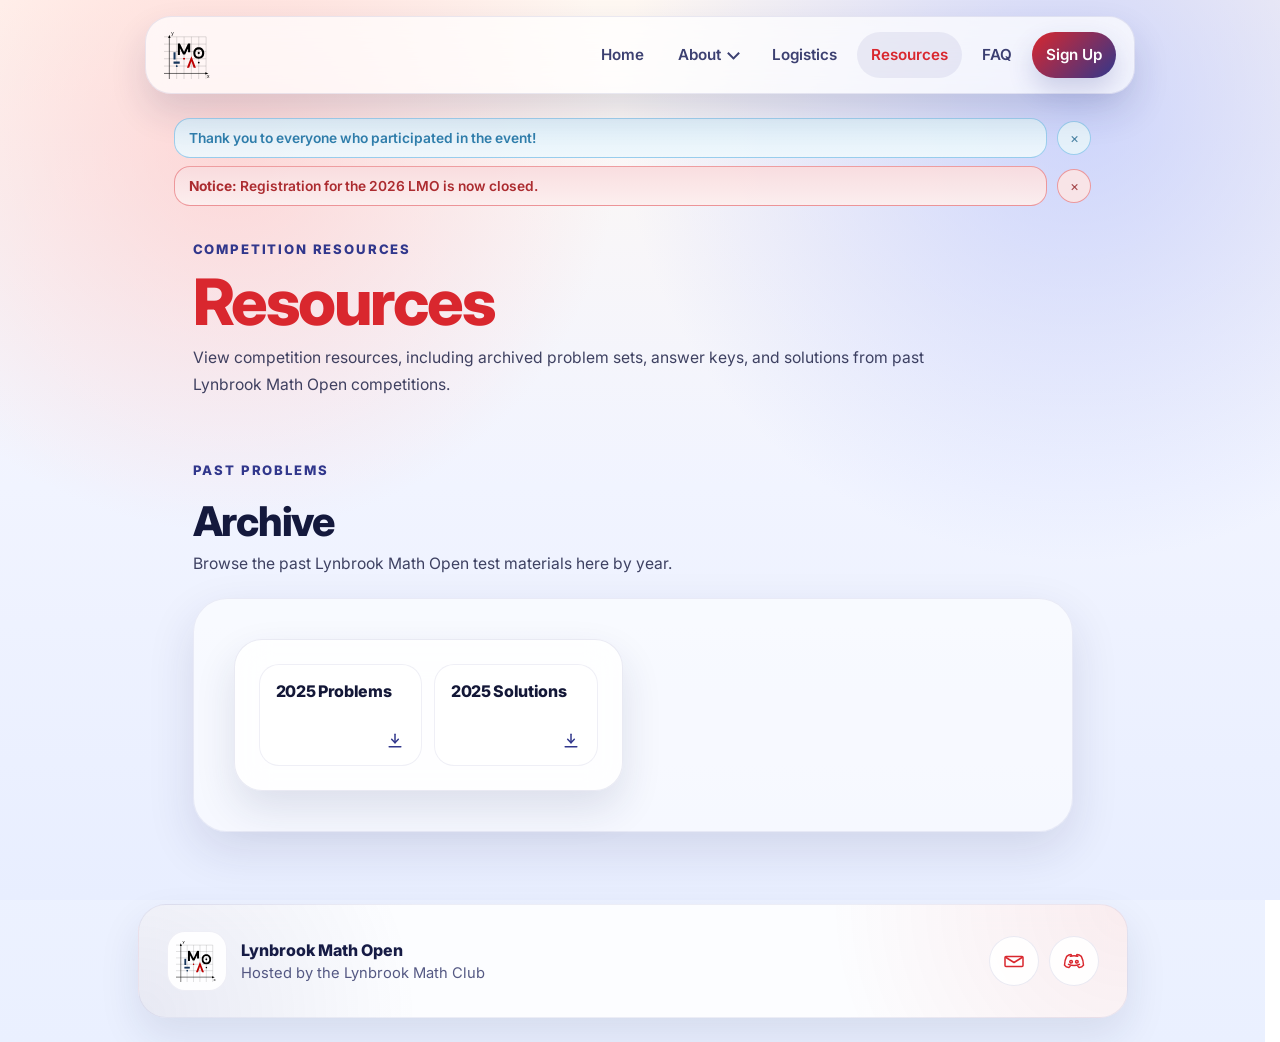
<file: resources/index.html>
<!DOCTYPE html>
<html lang="en">

<head>
    <meta charset="UTF-8" />
    <meta name="viewport" content="width=device-width, initial-scale=1.0" />
    <title>Resources</title>
    <link rel="icon" type="image/png" href="/assets/favicon.png" />
    <link rel="icon" type="image/svg+xml" href="/assets/favicon.svg" />
    <link href="https://fonts.googleapis.com/css2?family=Inter:wght@400;500;600;700;800&display=swap" rel="stylesheet">
    <link rel="stylesheet" href="/style.css">
    <script defer src="/navbar.js"></script>
    <script defer src="/dev_banners/hide_dev_banners.js"></script>
    <script defer src="/footer.js"></script>
    <style>
        .scroll-backdrop {
            position: fixed;
            inset: 0;
            z-index: -1;
            pointer-events: none;
            background:
                radial-gradient(circle at 18% 16%, rgba(255, 190, 190, 0.56), transparent 30%),
                radial-gradient(circle at 84% 12%, rgba(176, 191, 255, 0.62), transparent 34%),
                linear-gradient(180deg, #fff8f2 0%, #f1f4ff 54%, #e8eeff 100%);
            opacity: 1;
        }

        .page-main {
            display: flex;
            flex-direction: column;
            gap: 60px;
            padding-top: 28px;
        }

        .page-header {
            display: flex;
            flex-direction: column;
            gap: 0;
        }

        .page-header h1 {
            font-size: clamp(2.4rem, 5vw, 4rem);
            line-height: 0.98;
            text-shadow: none;
        }

        .page-header p:not(.section-eyebrow) {
            max-width: 760px;
            margin: 12px 0 0;
        }

        .page-section {
            display: flex;
            flex-direction: column;
            gap: 20px;
        }

        .section-copy {
            max-width: 720px;
            margin: 0;
            font-size: var(--body-copy-size);
            line-height: var(--body-copy-line-height);
            color: var(--body-copy-color);
        }

        .archive-grid {
            display: grid;
            grid-template-columns: repeat(2, minmax(0, 1fr));
            gap: 20px;
        }

        .archive-card {
            display: flex;
            flex-direction: column;
            gap: 18px;
            height: 100%;
        }

        .archive-title {
            margin: 0;
            font-size: 1.35rem;
            font-weight: 700;
            letter-spacing: -0.02em;
            line-height: 1.2;
            color: var(--accent-red);
            text-shadow: none;
        }

        .archive-subgrid {
            display: grid;
            grid-template-columns: repeat(2, minmax(0, 1fr));
            gap: 12px;
        }

        .archive-download {
            display: flex;
            flex-direction: column;
            gap: 12px;
            justify-content: space-between;
            align-items: flex-start;
            min-height: 102px;
            padding: 16px 16px 14px;
            border-radius: 20px;
            background: rgba(255, 255, 255, 0.74);
            border: 1px solid rgba(49, 55, 140, 0.08);
            text-decoration: none;
            transition: transform 0.22s ease, border-color 0.22s ease, box-shadow 0.22s ease;
        }

        .archive-download:hover {
            transform: translateY(-2px);
            border-color: rgba(217, 39, 46, 0.18);
            box-shadow: 0 14px 28px rgba(49, 55, 140, 0.12);
        }

        .archive-download-top {
            display: flex;
            width: 100%;
            align-items: flex-start;
            justify-content: flex-start;
        }

        .archive-download-label {
            margin: 0;
            font-size: 1rem;
            font-weight: 800;
            letter-spacing: -0.02em;
            color: #131737;
        }

        .archive-download-icon {
            width: 20px;
            height: 20px;
            flex: 0 0 auto;
            color: var(--accent-blue);
            stroke: currentColor;
            stroke-width: 1.8;
            stroke-linecap: round;
            stroke-linejoin: round;
            align-self: flex-end;
        }

        .resource-links {
            display: flex;
            flex-wrap: wrap;
            gap: 10px;
        }

        .resource-action {
            display: inline-flex;
            align-items: center;
            justify-content: center;
            min-height: 46px;
            padding: 10px 16px;
            border-radius: 999px;
            border: 1px solid rgba(50, 50, 130, 0.14);
            background: rgba(255, 255, 255, 0.84);
            color: rgb(50, 50, 130);
            font-size: 0.95rem;
            font-weight: 700;
            text-decoration: none;
            transition: transform 0.2s ease, border-color 0.2s ease, box-shadow 0.2s ease, color 0.2s ease;
        }

        .resource-action:hover {
            transform: translateY(-2px);
            border-color: rgba(255, 0, 0, 0.24);
            box-shadow: 0 10px 24px rgba(50, 50, 130, 0.14);
            color: #b00000;
        }

        .resource-action--muted {
            border-color: rgba(49, 55, 140, 0.08);
            background: rgba(246, 248, 255, 0.92);
            color: rgba(49, 55, 140, 0.7);
            cursor: default;
        }

        .resource-action--muted:hover {
            transform: none;
            border-color: rgba(49, 55, 140, 0.08);
            box-shadow: none;
            color: rgba(49, 55, 140, 0.7);
        }

        .section-intro {
            display: flex;
            flex-direction: column;
            gap: 10px;
        }

        @media (max-width: 820px) {
            .archive-grid {
                grid-template-columns: 1fr;
            }
        }

        @media (max-width: 560px) {
            .archive-subgrid {
                grid-template-columns: 1fr;
            }
        }

        @media (max-width: 640px) {
            .scroll-backdrop {
                background:
                    radial-gradient(circle at 14% 8%, rgba(255, 196, 196, 0.42), transparent 24%),
                    radial-gradient(circle at 88% 10%, rgba(188, 200, 255, 0.48), transparent 26%),
                    linear-gradient(180deg, #fff8f3 0%, #eff2ff 56%, #e5ecff 100%);
            }

            .page-main {
                gap: 42px;
            }
        }
    </style>
</head>

<body>
    <div class="scroll-backdrop"></div>
    <div id="site-navbar"></div>
    <main class="main-text page-main">
        <section class="page-header">
            <p class="section-eyebrow">Competition Resources</p>
            <h1>Resources</h1>
            <p>
                View competition resources, including archived problem sets, answer keys, and solutions from past
                Lynbrook Math Open competitions.
            </p>
        </section>

        <section class="page-section">
            <div class="section-intro">
                <p class="section-eyebrow">Past Problems</p>
                <p class="section-heading-large">Archive</p>
                <p class="section-copy">
                    Browse the past Lynbrook Math Open test materials here by year.
                </p>
            </div>

            <div class="container">
                <div class="archive-grid">
                <article class="archive-card hover-card">
                    <div class="archive-subgrid">
                        <a class="archive-download" href="https://example.com" target="_blank" rel="noopener noreferrer">
                            <span class="archive-download-top">
                                <span class="archive-download-label">2025 Problems</span>
                            </span>
                            <svg class="archive-download-icon" viewBox="0 0 24 24" fill="none" aria-hidden="true">
                                <path d="M12 4v10"></path>
                                <path d="M8 10l4 4 4-4"></path>
                                <path d="M5 19h14"></path>
                            </svg>
                        </a>

                        <a class="archive-download" href="https://example.com" target="_blank" rel="noopener noreferrer">
                            <span class="archive-download-top">
                                <span class="archive-download-label">2025 Solutions</span>
                            </span>
                            <svg class="archive-download-icon" viewBox="0 0 24 24" fill="none" aria-hidden="true">
                                <path d="M12 4v10"></path>
                                <path d="M8 10l4 4 4-4"></path>
                                <path d="M5 19h14"></path>
                            </svg>
                        </a>
                    </div>
                </article>
                </div>
            </div>
        </section>
    </main>

    <div id="site-footer"></div>
</body>

</html>
</file>
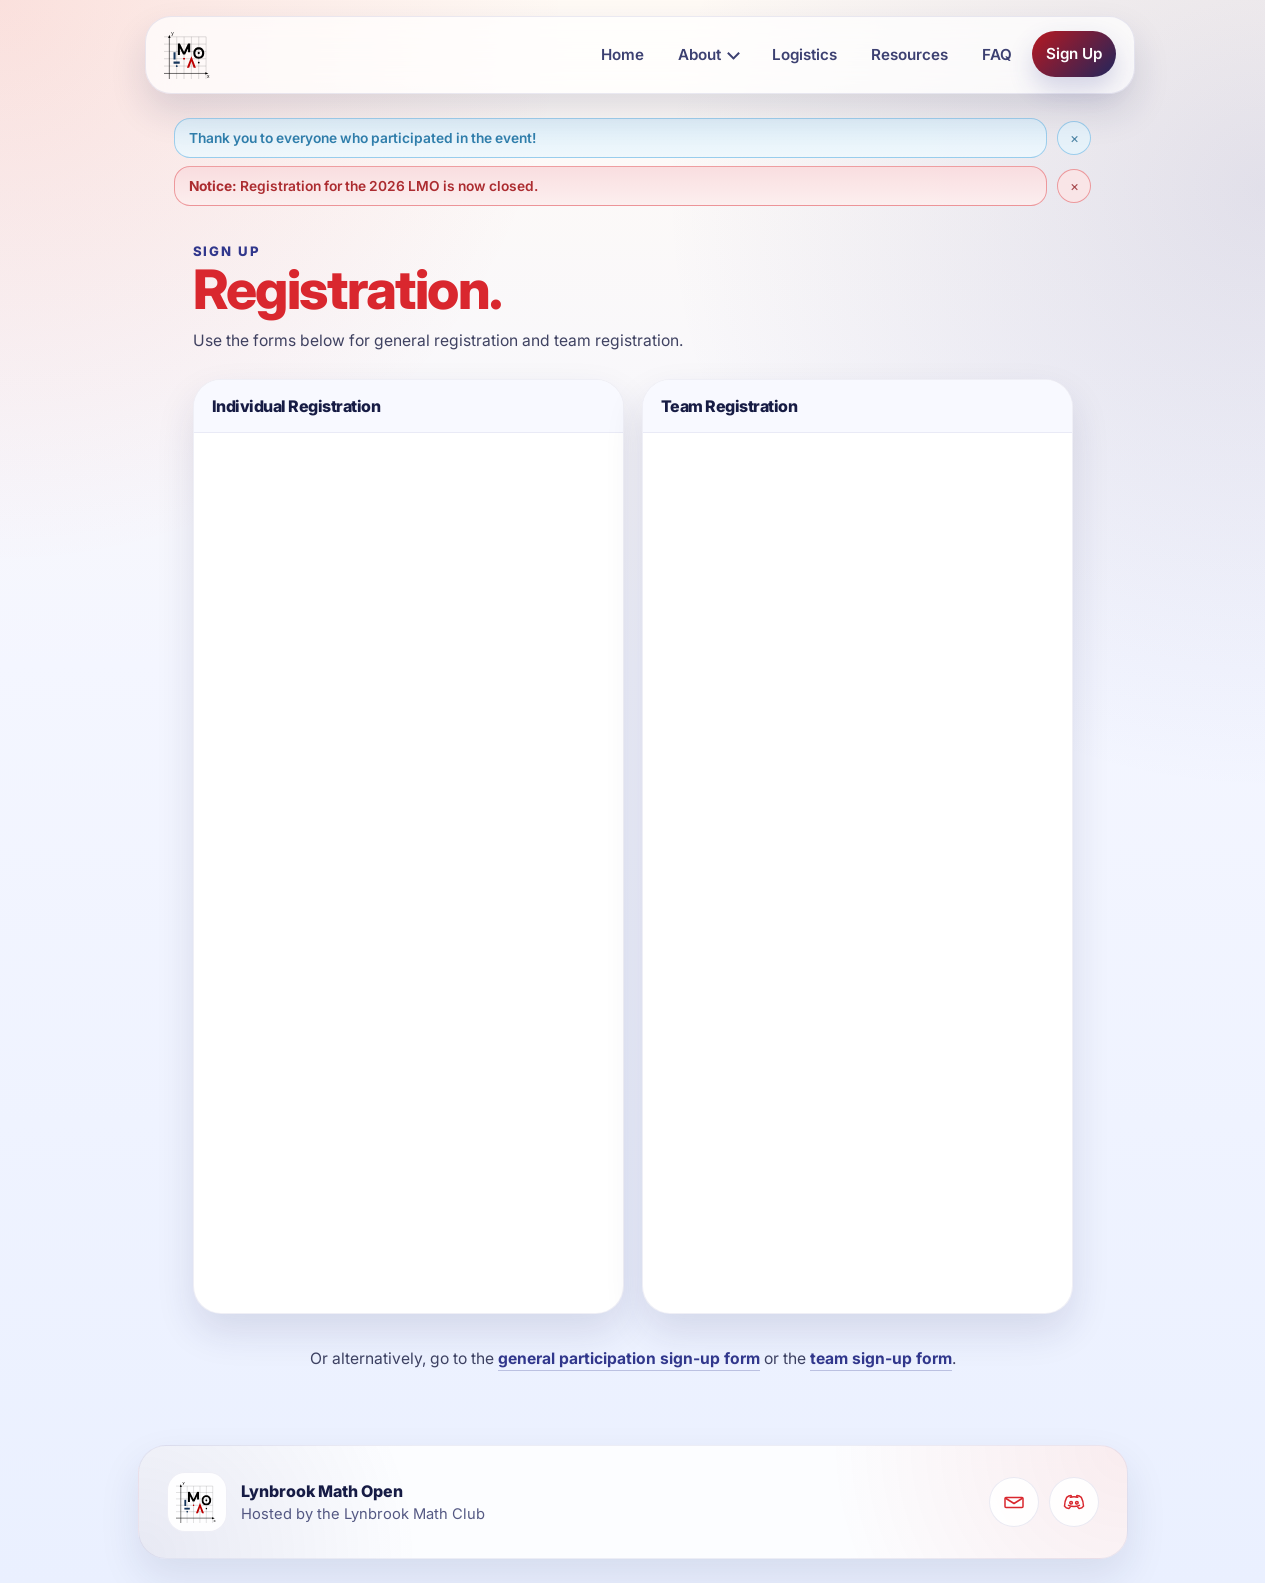
<file: signup/index.html>
<!DOCTYPE html>
<html lang="en">

<head>
    <meta charset="UTF-8" />
    <meta name="viewport" content="width=device-width, initial-scale=1.0" />
    <title>Sign Up</title>
    <link rel="icon" type="image/png" href="/assets/favicon.png" />
    <link rel="icon" type="image/svg+xml" href="/assets/favicon.svg" />
    <link href="https://fonts.googleapis.com/css2?family=Inter:wght@400;500;600;700;800&display=swap" rel="stylesheet">
    <link rel="stylesheet" href="/style.css">
    <script defer src="/navbar.js"></script>
    <script defer src="/dev_banners/hide_dev_banners.js"></script>
    <script defer src="/footer.js"></script>
    <style>
        .signup-page {
            display: flex;
            flex-direction: column;
            gap: 24px;
            padding-top: 18px;
        }

        .signup-page-header h1 {
            font-size: 3.4rem;
            line-height: 0.98;
            text-shadow: none;
        }

        .signup-page-header p {
            max-width: 760px;
            margin: 12px 0 0;
        }

        .signup-shell {
            display: flex;
            flex-direction: column;
            gap: 18px;
        }

        .form-grid {
            display: grid;
            grid-template-columns: repeat(2, minmax(0, 1fr));
            gap: 18px;
        }

        .form-card {
            background: #ffffff;
            border-radius: 28px;
            width: 100%;
            overflow: hidden;
            border: 1px solid rgba(49, 55, 140, 0.08);
            box-shadow: 0 18px 38px rgba(30, 35, 80, 0.12);
        }

        .form-card-header {
            padding: 16px 18px;
            border-bottom: 1px solid rgba(49, 55, 140, 0.08);
            background: rgba(248, 249, 255, 0.9);
        }

        .form-card-header h3 {
            margin: 0;
            font-size: 1rem;
            color: #171c44;
            text-shadow: none;
        }

        .form-embed {
            width: 100%;
            min-height: 880px;
            border: 0;
            display: block;
        }

        .fallback {
            text-align: center;
            margin-top: 14px;
            font-size: var(--body-copy-size);
            line-height: var(--body-copy-line-height);
            color: var(--body-copy-color);
        }

        @media (max-width: 980px) {
            .signup-page-header h1 {
                font-size: 2.8rem;
            }

            .form-grid {
                grid-template-columns: 1fr;
            }

            .form-embed {
                min-height: 720px;
            }
        }

        @media (max-width: 560px) {
            .signup-page-header h1 {
                font-size: 2.25rem;
            }
        }
    </style>
</head>

<body>
    <div id="site-navbar"></div>
    <main class="main-text signup-page">
        <section class="signup-page-header">
            <p class="section-eyebrow">Sign Up</p>
            <h1>Registration.</h1>
            <p>Use the forms below for general registration and team registration.</p>
        </section>
        <div class="signup-shell">
        <div class="form-grid">
            <section class="form-card">
                <div class="form-card-header">
                    <h3>Individual Registration</h3>
                </div>
                <iframe class="form-embed" title="LMO Sign Up Form"
                    src="https://docs.google.com/forms/d/e/1FAIpQLSeCsqvyCrZYCLghh4OBHFldDI5Cteh-e4RP8GoqnzSsPIC90g/viewform?embedded=true"
                    loading="lazy">
                </iframe>
            </section>
            <section class="form-card">
                <div class="form-card-header">
                    <h3>Team Registration</h3>
                </div>
                <iframe class="form-embed" title="LMO Team Sign Up Form"
                    src="https://docs.google.com/forms/d/e/1FAIpQLSdH9-eCa5d31s90MqW6-1U_ARTBHiUAUnh92Lwbal26ceq7wQ/viewform?embedded=true"
                    loading="lazy">
                </iframe>
            </section>
        </div>
        <div class="fallback">
            Or alternatively, go to the
            <a class="boldlink"
                href="https://docs.google.com/forms/d/e/1FAIpQLSeCsqvyCrZYCLghh4OBHFldDI5Cteh-e4RP8GoqnzSsPIC90g/viewform"
                target="_blank" rel="noopener noreferrer">general participation sign-up form</a> or the <a
                class="boldlink"
                href="https://docs.google.com/forms/d/e/1FAIpQLSdH9-eCa5d31s90MqW6-1U_ARTBHiUAUnh92Lwbal26ceq7wQ/viewform"
                target="_blank" rel="noopener noreferrer">team sign-up form</a>.
        </div>
        </div>
    </main>
    <div id="site-footer"></div>
</body>

</html>
</file>
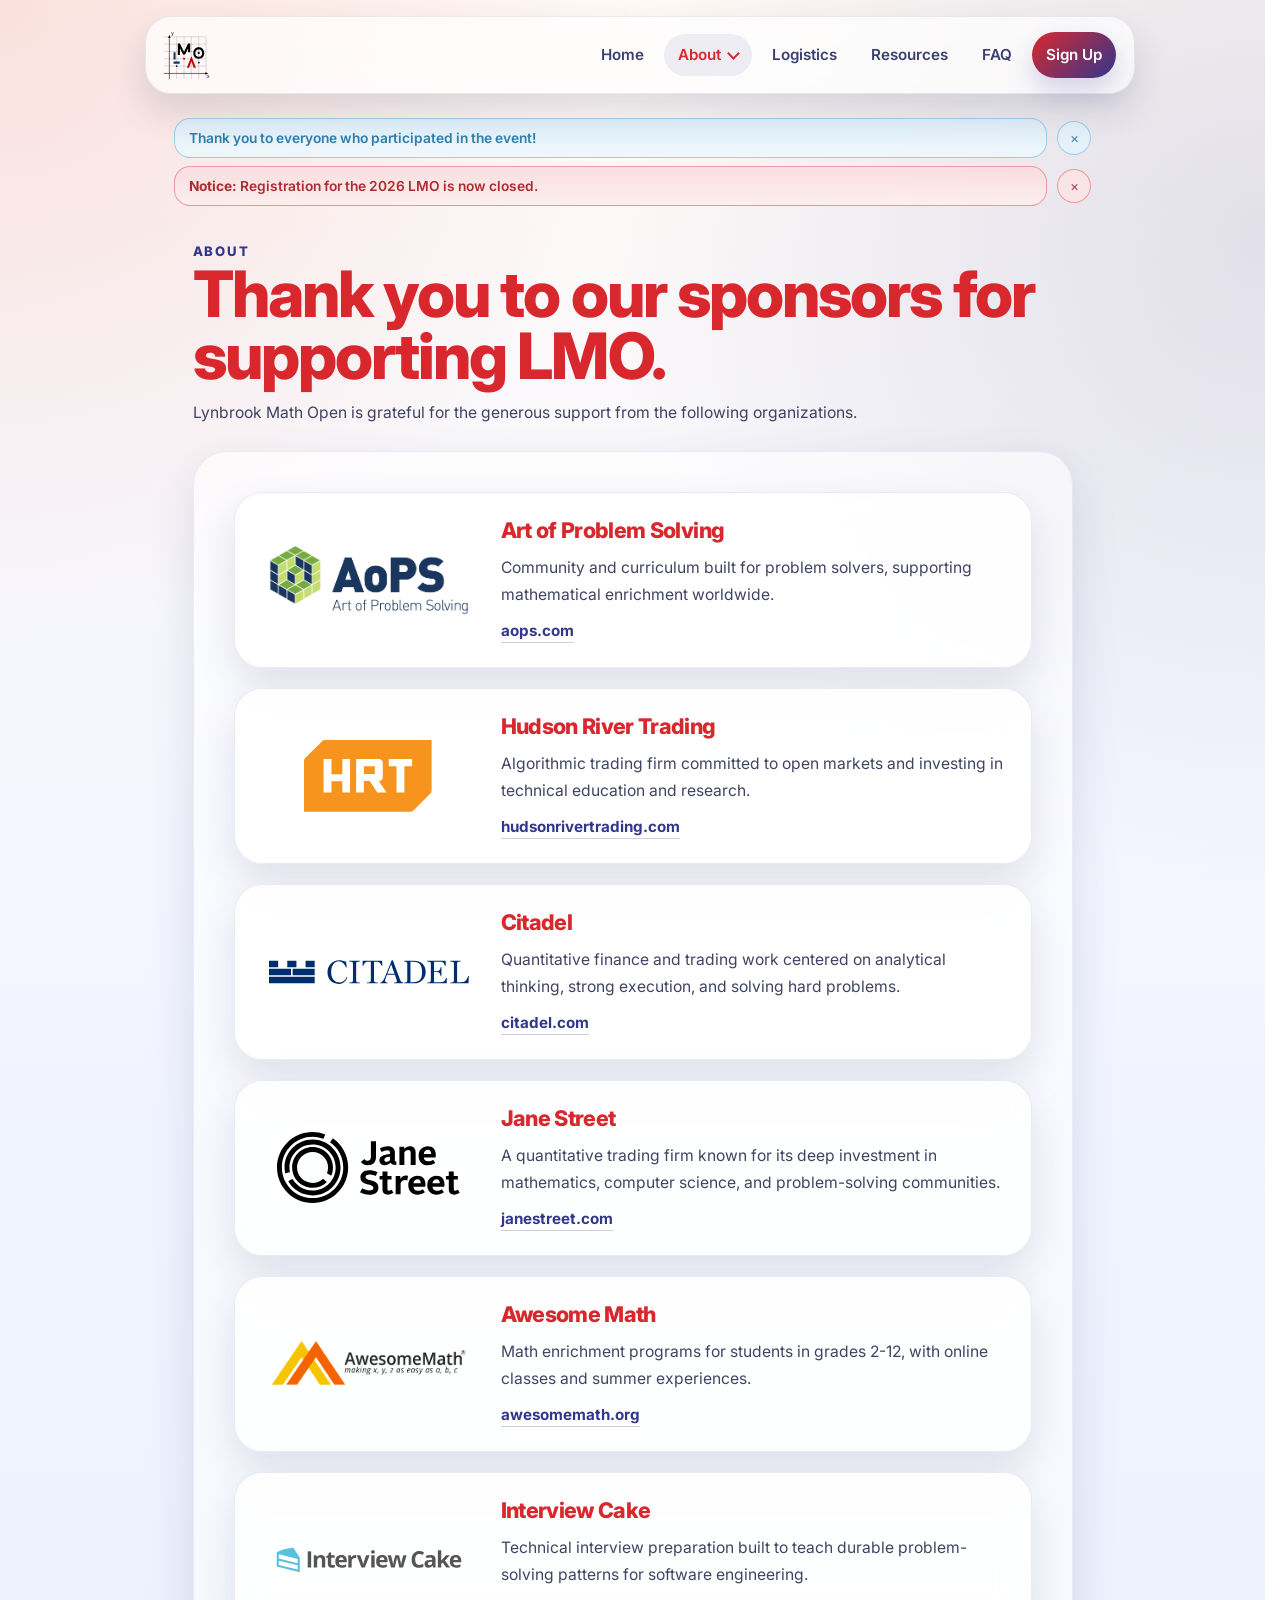
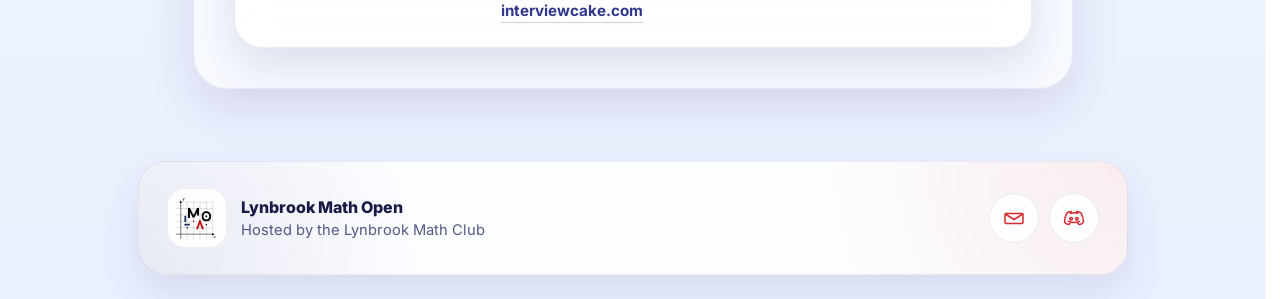
<file: sponsors/index.html>
<!DOCTYPE html>
<html lang="en">

<head>
    <meta charset="UTF-8" />
    <meta name="viewport" content="width=device-width, initial-scale=1.0" />
    <title>Sponsors</title>
    <link rel="icon" type="image/png" href="/assets/favicon.png" />
    <link rel="icon" type="image/svg+xml" href="/assets/favicon.svg" />
    <link href="https://fonts.googleapis.com/css2?family=Inter:wght@400;500;600;700;800&display=swap" rel="stylesheet">
    <link rel="stylesheet" href="/style.css">
    <script defer src="/navbar.js"></script>
    <script defer src="/dev_banners/hide_dev_banners.js"></script>
    <script defer src="/footer.js"></script>
    <script defer src="/sponsors/sponsors.js"></script>
    <style>
        .sponsors-page {
            display: flex;
            flex-direction: column;
            gap: 24px;
            padding-top: 18px;
        }

        .sponsors-page-header h1 {
            font-size: clamp(2.4rem, 5vw, 4rem);
            line-height: 0.98;
            text-shadow: none;
        }

        .sponsors-page-header p {
            max-width: 760px;
            margin: 12px 0 0;
        }

        .sponsors-shell {
            display: flex;
            flex-direction: column;
            gap: 18px;
        }

        .sponsors-page-grid {
            display: flex;
            flex-direction: column;
            gap: 20px;
        }

        img.sponsor-logo {
            width: 100%;
        }
    </style>
</head>

<body>
    <div id="site-navbar"></div>
    <main class="main-text sponsors-page">
        <section class="sponsors-page-header">
            <p class="section-eyebrow">About</p>
            <h1>Thank you to our sponsors for supporting LMO.</h1>
            <p>Lynbrook Math Open is grateful for the generous support from the following organizations.</p>
        </section>
        <div class="container sponsors-shell">
            <div id="sponsors-page-grid" class="sponsors-page-grid" data-sponsor-view="detail">
                <p class="sponsor-loading">Loading sponsors...</p>
            </div>
        </div>
    </main>

    <div id="site-footer"></div>
</body>

</html>
</file>
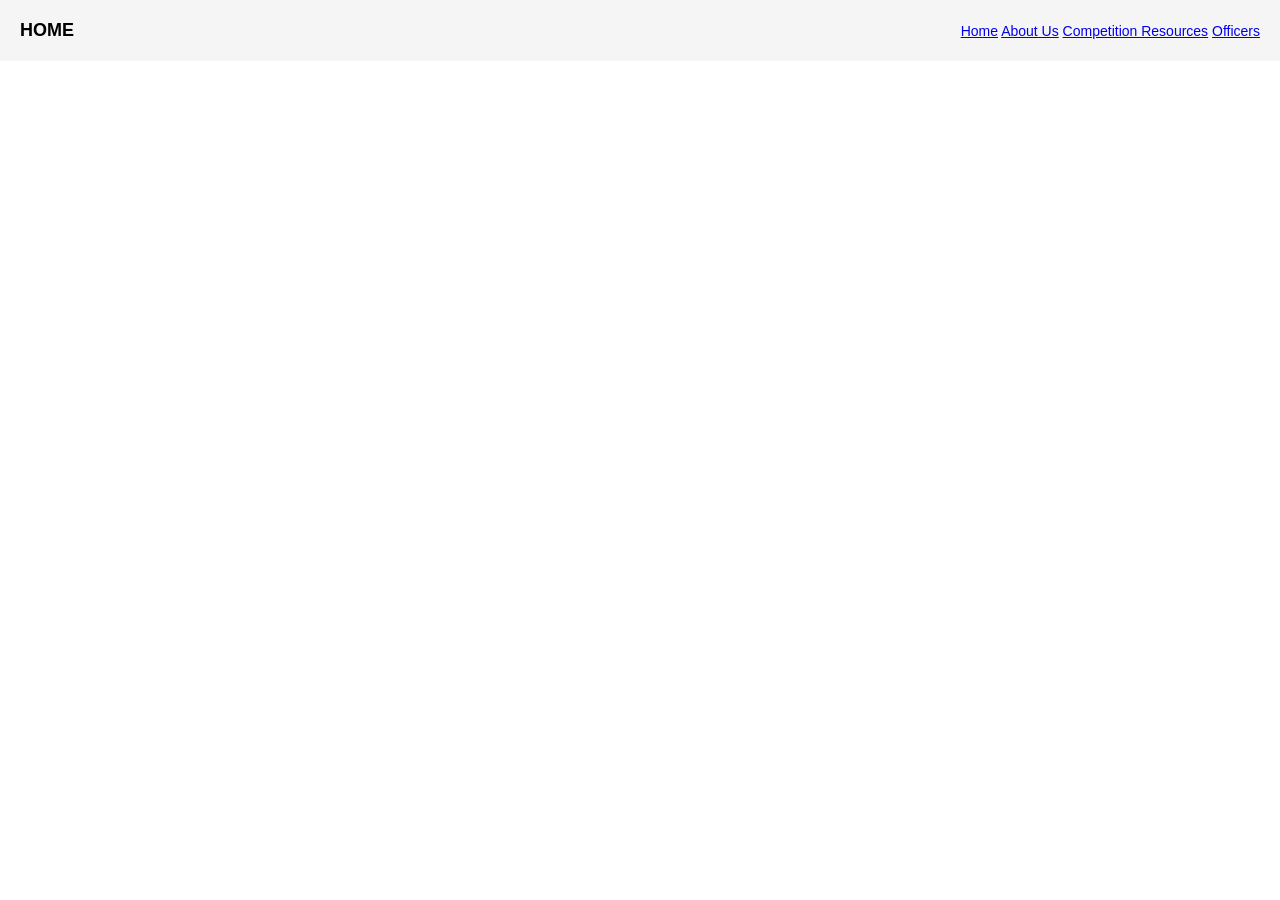
<file: main.html>
<!DOCTYPE html>
<html lang="en">
<head>
    <meta charset="UTF-8" />
    <meta name="viewport" content="width=device-width, initial-scale=1.0" />
    <title>Home Page</title>
    <style>
        body {
            font-family: Arial, sans-serif;
            margin: 0;
            padding: 0;
        }
        .navbar {
            display: flex;
            justify-content: space-between;
            align-items: center;
            padding: 20px;
            background-color: #f5f5f5;
            font-size: 18px;
            font-weight: bold;
        }
        .nav-links {
            font-size: 14px;
            font-weight: normal;
        }
        .nav-links span {
            margin-left: 20px;
            cursor: pointer;
        }
        .section {
            padding: 40px 20px;
        }
        .role-title {
            font-size: 22px;
            font-weight: bold;
            margin-bottom: 10px;
        }
        .role-container {
            margin-bottom: 50px;
            border-bottom: 1px solid #ddd;
            padding-bottom: 30px;
        }
        .placeholder-box {
            width: 100%;
            height: 150px;
            background-color: #e0e0e0;
            margin-top: 10px;
        }
    </style>
</head>
<body>

    <div class="navbar">
        <div class="title">HOME</div>
        <div class="nav-links">
            <a href = "main.html">Home</a>
            <a href = "aboutus.html">About Us</a>
            <a href = "competition_resources.html">Competition Resources</a>
            <a href = "officer_page.html">Officers</a>
        </div>
    </div>
</file>
<file: style.css>
:root {
    --page-width: 990px;
    --page-shell-width: 880px;
    --nav-height: 78px;
    --body-copy-color: rgba(28, 31, 68, 0.84);
    --body-copy-size: 0.98rem;
    --body-copy-line-height: 1.72;
    --accent-red: #d9272e;
    --accent-red-strong: #b71820;
    --accent-blue: #31378c;
    --accent-blue-deep: #21265d;
    --accent-red-surface: linear-gradient(165deg, rgba(217, 39, 46, 0.09) 0%, rgba(255, 255, 255, 0.95) 58%);
    --accent-blue-surface: linear-gradient(165deg, rgba(49, 55, 140, 0.1) 0%, rgba(255, 255, 255, 0.97) 60%);
    --surface-card: rgba(255, 255, 255, 0.86);
    --surface-strong: rgba(255, 255, 255, 0.93);
    --surface-shell: rgba(255, 255, 255, 0.58);
    --surface-border: rgba(49, 55, 140, 0.1);
    --soft-shadow: 0 18px 48px rgba(30, 35, 80, 0.12);
    --card-shadow: 0 18px 40px rgba(35, 40, 90, 0.12);
    --card-shadow-hover: 0 24px 48px rgba(35, 40, 90, 0.18);
    --accent-title-shadow: 0 8px 22px rgba(217, 39, 46, 0.16);
}

html,
body {
    min-height: 100%;
    margin: 0;
}

html {
    scroll-behavior: smooth;
    scrollbar-gutter: stable;
    -webkit-text-size-adjust: 100%;
    text-size-adjust: 100%;
}

body {
    font-family: "Inter", "Segoe UI Variable", "Segoe UI", sans-serif;
    background:
        radial-gradient(circle at 0% 0%, rgba(217, 39, 46, 0.12), transparent 28%),
        radial-gradient(circle at 100% 12%, rgba(49, 55, 140, 0.13), transparent 32%),
        linear-gradient(180deg, #fffaf5 0%, #f4f6ff 42%, #eaf0ff 100%);
    color: var(--body-copy-color);
    padding: 0;
    font-size: 16px;
    display: flex;
    flex-direction: column;
    overscroll-behavior-y: none;
    position: relative;
}

*,
*::before,
*::after {
    box-sizing: border-box;
}

img {
    max-width: 100%;
}

h1,
h2,
h3 {
    margin: 0;
    letter-spacing: -0.03em;
}

h1 {
    color: var(--accent-red);
    font-weight: 800;
    text-shadow: var(--accent-title-shadow);
}

h2,
h3 {
    color: var(--accent-red);
    font-weight: 800;
    text-shadow: var(--accent-title-shadow);
}

p,
li {
    color: var(--body-copy-color);
    font-size: var(--body-copy-size);
    line-height: var(--body-copy-line-height);
}

a {
    color: inherit;
}

a.boldlink {
    color: var(--accent-blue);
    font-weight: 700;
    text-decoration: none;
    border-bottom: 1px solid rgba(49, 55, 140, 0.26);
    padding-bottom: 2px;
    transition: color 0.22s ease, border-bottom-color 0.22s ease;
}

a.boldlink:hover {
    color: var(--accent-red);
    border-bottom-color: rgba(217, 39, 46, 0.4);
}

.page-title-text {
    font-size: 3.5rem;
    font-weight: 800;
    line-height: 0.98;
    margin: 0;
    text-shadow: var(--accent-title-shadow);
}

.page-title-header {
    width: min(var(--page-shell-width), calc(100% - 56px));
    margin: 22px auto 0;
    padding: clamp(36px, 7vw, 68px);
    border-radius: 34px;
    border: 1px solid rgba(49, 55, 140, 0.08);
    background:
        radial-gradient(circle at top right, rgba(217, 39, 46, 0.12), transparent 32%),
        radial-gradient(circle at bottom left, rgba(49, 55, 140, 0.12), transparent 30%),
        linear-gradient(160deg, rgba(255, 255, 255, 0.94) 0%, rgba(248, 249, 255, 0.96) 58%, rgba(255, 247, 247, 0.96) 100%);
    box-shadow: var(--soft-shadow);
}

.container {
    width: 100%;
    margin: 0 auto;
    padding: clamp(24px, 4vw, 40px);
    border-radius: 34px;
    background: var(--surface-shell);
    border: 1px solid rgba(49, 55, 140, 0.08);
    box-shadow: var(--soft-shadow);
}

.hover-card {
    background: var(--surface-card);
    border-radius: 28px;
    padding: 24px;
    border: 1px solid var(--surface-border);
    box-shadow: var(--card-shadow);
    -webkit-backdrop-filter: blur(16px);
    backdrop-filter: blur(16px);
    transition:
        transform 0.28s cubic-bezier(0.22, 1, 0.36, 1),
        box-shadow 0.28s ease,
        border-color 0.28s ease;
}

.hover-card:hover {
    transform: translateY(-4px);
    border-color: rgba(49, 55, 140, 0.16);
    box-shadow: var(--card-shadow-hover);
}

.simple-card {
    background: var(--surface-strong);
    border-radius: 28px;
    border: 1px solid rgba(49, 55, 140, 0.1);
    padding: 28px;
    box-shadow: var(--card-shadow);
}

.section {
    padding: 40px 20px;
}

.main {
    background: rgba(255, 255, 255, 0.56);
    display: flex;
    align-items: center;
    justify-content: center;
    padding: 2%;
    margin-left: auto;
    margin-right: auto;
    width: min(820px, calc(100% - 32px));
    flex: 1;
    border-radius: 34px;
    border: 1px solid rgba(49, 55, 140, 0.08);
    box-shadow: var(--soft-shadow);
}

.title {
    color: var(--accent-blue);
    font-size: 20px;
    font-weight: 800;
    letter-spacing: -0.5px;
}

.textbox,
.imagebox {
    flex: 1;
}

.textbox {
    background-color: rgba(255, 255, 255, 0.88);
    text-align: center;
    padding: 5%;
    margin: 10px;
    border-radius: 28px;
    border: 1px solid rgba(49, 55, 140, 0.08);
}

.button-link {
    display: inline-flex;
    align-items: center;
    justify-content: center;
    min-height: 48px;
    padding: 12px 20px;
    border-radius: 999px;
    font-size: 0.95rem;
    font-weight: 700;
    text-decoration: none;
    transition:
        transform 0.22s ease,
        border-color 0.22s ease,
        box-shadow 0.22s ease,
        background-color 0.22s ease,
        color 0.22s ease;
}

.button-link:hover {
    transform: translateY(-2px);
}

.button-link--primary {
    color: #ffffff;
    background: linear-gradient(135deg, var(--accent-red) 0%, var(--accent-blue) 100%);
    box-shadow: 0 18px 32px rgba(49, 55, 140, 0.24);
}

.button-link--primary:hover {
    box-shadow: 0 22px 38px rgba(49, 55, 140, 0.28);
}

.button-link--secondary {
    color: var(--accent-blue);
    background: rgba(255, 255, 255, 0.85);
    border: 1px solid rgba(49, 55, 140, 0.12);
}

.button-link--secondary:hover {
    color: var(--accent-red);
    border-color: rgba(217, 39, 46, 0.18);
    box-shadow: 0 14px 28px rgba(49, 55, 140, 0.12);
}

.section-eyebrow {
    margin: 0 0 10px;
    font-size: 0.82rem;
    font-weight: 800;
    letter-spacing: 0.14em;
    text-transform: uppercase;
    color: var(--accent-blue);
}

.section-eyebrow--compact {
    margin-bottom: 8px;
}

.section-heading-large {
    margin: 0;
    font-size: clamp(1.8rem, 3.2vw, 2.6rem);
    font-weight: 800;
    letter-spacing: -0.03em;
    line-height: 0.96;
    color: #14193d;
    text-shadow: none;
}

.section-card-heading {
    margin: 0 0 12px;
    font-size: 1.15rem;
    color: var(--accent-red);
    text-shadow: none;
}

.dev-banner {
    width: min(calc(var(--page-width) * 2 / 3 + var(--page-shell-width) / 3), calc(100% - 44px));
    margin: 0 auto;
    display: flex;
    align-items: center;
    flex-wrap: nowrap;
    gap: 10px;
    padding: 8px 18px 14px;
    font-size: 0.86rem;
}

.dev-banner-stack .dev-banner {
    padding-top: 2px;
    padding-bottom: 4px;
}

.dev-banner-text {
    min-width: 0;
    flex: 1 1 auto;
    padding: 11px 14px;
    border: 1px solid;
    border-radius: 16px;
    font-weight: 600;
    font-size: clamp(0.68rem, 0.76rem + 0.14vw, 0.86rem);
    white-space: normal;
    overflow: visible;
    text-overflow: clip;
    overflow-wrap: anywhere;
}

.dev-banner-close {
    display: inline-flex;
    align-items: center;
    justify-content: center;
    flex: 0 0 auto;
    width: 34px;
    height: 34px;
    border-radius: 999px;
    color: rgba(168, 73, 80, 0.94);
    background: rgba(255, 242, 242, 0.94);
    border: 1px solid rgba(191, 109, 115, 0.26);
    cursor: pointer;
    user-select: none;
    -webkit-user-select: none;
    transition: background-color 0.22s ease, color 0.22s ease, border-color 0.22s ease;
}

.dev-banner-close:hover,
.dev-banner-close:focus {
    color: #fffaf9;
    background: rgba(196, 103, 109, 0.9);
    border-color: rgba(181, 88, 95, 0.92);
    outline: none;
}

.navbar {
    position: fixed;
    top: 16px;
    left: 12px;
    right: 12px;
    z-index: 9999;
    width: auto;
    max-width: var(--page-width);
    margin-left: auto;
    margin-right: auto;
    min-height: var(--nav-height);
    padding: 14px 18px;
    display: flex;
    align-items: center;
    gap: 18px;
    border-radius: 26px;
    border: 1px solid rgba(49, 55, 140, 0.1);
    background: rgba(255, 255, 255, 0.7);
    -webkit-backdrop-filter: blur(16px);
    backdrop-filter: blur(16px);
    box-shadow: 0 18px 36px rgba(31, 36, 86, 0.14);
}

.nav-filler {
    height: calc(var(--nav-height) + 38px);
}

.logo {
    display: inline-flex;
    align-items: center;
    text-decoration: none;
}

.logo img {
    height: 48px;
    display: block;
}

.nav-toggle {
    display: none;
    margin-left: auto;
    padding: 10px 12px;
    border: 1px solid rgba(49, 55, 140, 0.1);
    border-radius: 999px;
    background: rgba(255, 255, 255, 0.9);
    color: var(--accent-blue);
    font: inherit;
    font-size: 0.92rem;
    font-weight: 700;
    cursor: pointer;
}

.nav-toggle svg {
    width: 20px;
    height: 20px;
    display: block;
    stroke: currentColor;
    stroke-width: 2;
    stroke-linecap: round;
}

.nav-toggle-label {
    display: none;
}

.nav-links {
    list-style: none;
    display: flex;
    align-items: center;
    gap: 6px;
    padding: 0;
    margin: 0 0 0 auto;
}

.nav-links li {
    display: flex;
    flex-direction: column;
    align-items: stretch;
    position: relative;
}

.nav-links a,
.nav-folder-toggle {
    display: inline-flex;
    align-items: center;
    justify-content: center;
    min-height: 42px;
    padding: 10px 14px;
    text-align: center;
    text-decoration: none;
    color: rgba(33, 38, 93, 0.88);
    font-size: 0.95rem;
    font-weight: 600;
    font-family: inherit;
    border-radius: 999px;
    border: 0;
    background: transparent;
    cursor: pointer;
    transition: background-color 0.22s ease, color 0.22s ease, transform 0.22s ease;
}

.nav-links a:hover,
.nav-links a.current,
.nav-folder-toggle:hover,
.nav-folder-toggle.current,
.nav-folder.is-open > .nav-folder-toggle {
    background: rgba(49, 55, 140, 0.08);
    color: var(--accent-red);
}

.nav-links a.signup {
    color: #ffffff;
    background: linear-gradient(135deg, var(--accent-red) 0%, var(--accent-blue) 100%);
    box-shadow: 0 12px 26px rgba(49, 55, 140, 0.2);
}

.nav-links a.signup:hover,
.nav-links a.signup.current {
    transform: translateY(-1px);
    background: linear-gradient(135deg, var(--accent-red-strong) 0%, var(--accent-blue-deep) 100%);
    color: #ffffff;
}

.nav-folder-toggle {
    gap: 8px;
}

.nav-folder-arrow {
    width: 9px;
    height: 9px;
    border-right: 2px solid currentColor;
    border-bottom: 2px solid currentColor;
    transform: translateY(-1px) rotate(45deg);
    transition: transform 0.22s ease;
}

.nav-folder.is-open > .nav-folder-toggle .nav-folder-arrow {
    transform: translateY(1px) rotate(225deg);
}

.nav-submenu {
    list-style: none;
    position: absolute;
    top: calc(100% + 10px);
    left: 0;
    min-width: 220px;
    padding: 10px;
    margin: 0;
    display: flex;
    flex-direction: column;
    gap: 6px;
    border-radius: 22px;
    border: 1px solid rgba(49, 55, 140, 0.08);
    background: rgba(255, 255, 255, 0.96);
    box-shadow: 0 18px 36px rgba(31, 36, 86, 0.14);
    opacity: 0;
    visibility: hidden;
    pointer-events: none;
    transform: translateY(-8px);
    transition: opacity 0.22s ease, transform 0.22s ease, visibility 0s linear 0.22s;
}

.nav-folder.is-open > .nav-submenu {
    opacity: 1;
    visibility: visible;
    pointer-events: auto;
    transform: translateY(0);
    transition: opacity 0.22s ease, transform 0.22s ease;
}

.nav-submenu li,
.nav-submenu a,
.nav-submenu .nav-folder-toggle {
    width: 100%;
}

.nav-submenu a,
.nav-submenu .nav-folder-toggle {
    justify-content: flex-start;
    border-radius: 16px;
}

.nav-submenu .nav-submenu {
    top: 0;
    left: calc(100% + 10px);
}

.main-text {
    flex: 1;
    width: min(var(--page-shell-width), calc(100% - 56px));
    margin: 0 auto;
    padding: 22px 0 72px;
}

.sponsor-loading {
    margin: 0;
}

.sponsor-logo-grid {
    --sponsor-logo-card-width: 200px;
    --sponsor-logo-layout-card-width: 200px;
    --sponsor-logo-gap: 20px;
    display: flex;
    flex-direction: column;
    align-items: center;
    gap: var(--sponsor-logo-gap);
    width: 100%;
}

.sponsor-grid-shell {
    width: 100%;
}

.sponsor-logo-row {
    display: flex;
    justify-content: center;
    gap: var(--sponsor-logo-gap);
    width: 100%;
}

.sponsor-logo-card {
    width: min(100%, var(--sponsor-logo-card-width));
    flex: 0 1 var(--sponsor-logo-card-width);
    min-height: 150px;
    display: flex;
    flex-direction: column;
    align-items: center;
    justify-content: center;
    gap: 14px;
    text-align: center;
    text-decoration: none;
}

@media (max-width: 520px) {
    .sponsor-logo-grid {
        --sponsor-logo-gap: 12px;
        --sponsor-logo-layout-card-width: 180px;
        --sponsor-logo-card-width: min(180px, calc((100% - var(--sponsor-logo-gap)) / 2));
    }

    .sponsor-logo-card {
        min-height: 120px;
        padding-inline: 8px;
    }

    .sponsor-logo {
        width: min(100%, 140px);
        max-height: 60px;
    }
}

@media (max-width: 360px) {
    .sponsor-logo-grid {
        --sponsor-logo-layout-card-width: 100%;
        --sponsor-logo-card-width: 100%;
    }

    .sponsor-logo-card {
        width: 100%;
        flex-basis: 100%;
    }

    .sponsor-logo {
        width: min(100%, 180px);
    }
}

.sponsor-panel.sponsor-animate .sponsor-fly-in,
.sponsor-panel.sponsor-animate .sponsor-logo-card {
    opacity: 0;
    transform: translate3d(0, 52px, 0);
    transition:
        opacity 0.72s cubic-bezier(0.22, 1, 0.36, 1),
        transform 0.72s cubic-bezier(0.22, 1, 0.36, 1);
    transition-delay: var(--sponsor-reveal-delay, 0ms);
    will-change: opacity, transform;
}

.sponsor-panel.sponsor-animate .sponsor-fly-in.is-visible,
.sponsor-panel.sponsor-animate .sponsor-logo-card.is-visible {
    opacity: 1;
    transform: translate3d(0, 0, 0);
}

.sponsor-previous-fly-away {
    opacity: 1;
    transform: translate3d(0, 0, 0);
    transform-origin: center center;
    transition:
        opacity 0.42s cubic-bezier(0.22, 1, 0.36, 1) var(--sponsor-hide-delay, 0ms),
        transform 0.62s cubic-bezier(0.22, 1, 0.36, 1) var(--sponsor-hide-delay, 0ms);
    will-change: opacity, transform;
}

.sponsor-previous-fly-away.is-hidden {
    opacity: 0;
    transform: translate3d(0, -72px, 0);
    pointer-events: none;
}

.sponsor-logo-card--mono img {
    filter: grayscale(1);
    transition: filter 0.3s ease, transform 0.3s ease;
}

.sponsor-logo-card--mono:hover img {
    filter: grayscale(0);
    transform: scale(1.01);
}

.sponsor-logo {
    width: min(100%, 180px);
    max-height: 72px;
    object-fit: contain;
}

.sponsor-logo-name {
    font-size: 0.95rem;
    font-weight: 700;
    color: #14193d;
}

.sponsor-card {
    display: grid;
    grid-template-columns: minmax(150px, 220px) minmax(0, 1fr);
    gap: 22px;
    align-items: center;
}

.sponsor-card-media {
    display: flex;
    align-items: center;
    justify-content: center;
    padding: 10px;
}

.sponsor-card-body {
    display: flex;
    flex-direction: column;
    align-items: flex-start;
    gap: 12px;
    min-width: 0;
}

.sponsor-card h3 {
    font-size: 1.35rem;
    color: var(--accent-red);
    text-shadow: none;
}

.sponsor-tagline {
    margin: 0;
}

.sponsor-card a {
    color: var(--accent-blue);
    font-size: 0.95rem;
    font-weight: 700;
    text-decoration: none;
    border-bottom: 1px solid rgba(49, 55, 140, 0.24);
    padding-bottom: 2px;
    transition: color 0.22s ease, border-bottom-color 0.22s ease;
}

.sponsor-card a:hover {
    color: var(--accent-red);
    border-bottom-color: rgba(217, 39, 46, 0.4);
}

@media (prefers-reduced-motion: reduce) {
    .sponsor-panel.sponsor-animate .sponsor-fly-in,
    .sponsor-panel.sponsor-animate .sponsor-logo-card,
    .sponsor-panel.sponsor-animate .sponsor-logo-card.is-visible,
    .sponsor-previous-fly-away,
    .sponsor-previous-fly-away.is-hidden {
        transition: none;
    }

    .sponsor-panel.sponsor-animate .sponsor-fly-in,
    .sponsor-panel.sponsor-animate .sponsor-fly-in.is-visible {
        opacity: 1;
        transform: none;
    }

    .sponsor-panel.sponsor-animate .sponsor-logo-card {
        opacity: 0;
    }

    .sponsor-panel.sponsor-animate .sponsor-logo-card.is-visible {
        opacity: 1;
        transform: none;
    }

    .sponsor-previous-fly-away {
        opacity: 1;
        transform: none;
    }

    .sponsor-previous-fly-away.is-hidden {
        opacity: 0;
    }
}

.info-page {
    width: min(940px, 100%);
    margin: 0 auto;
}

.info-section {
    margin-top: 28px;
    padding-bottom: 24px;
    border-bottom: 1px solid rgba(49, 55, 140, 0.1);
}

.info-section--lead {
    margin-top: 0;
}

.info-section:last-child {
    border-bottom: 0;
    padding-bottom: 0;
}

.info-kicker {
    margin: 0 0 12px;
    font-size: 12px;
    font-weight: 800;
    letter-spacing: 0.14em;
    text-transform: uppercase;
    color: var(--accent-blue);
}

.info-section h2 {
    margin: 0 0 14px;
}

.info-section p {
    margin: 0 0 14px;
}

.info-section p:last-child {
    margin-bottom: 0;
}

.info-list {
    margin: 0;
    padding-left: 22px;
}

.info-list li {
    margin-bottom: 12px;
}

.info-list li:last-child {
    margin-bottom: 0;
}

.info-table-wrap {
    overflow-x: auto;
}

.info-table {
    width: 100%;
    border-collapse: collapse;
}

.info-table th,
.info-table td {
    padding: 14px 0;
    border-bottom: 1px solid rgba(49, 55, 140, 0.08);
    vertical-align: top;
    text-align: left;
    line-height: 1.5;
}

.info-table th {
    width: 180px;
    padding-right: 24px;
    color: var(--accent-red);
    font-weight: 700;
}

.info-table tr:last-child th,
.info-table tr:last-child td {
    border-bottom: 0;
}

.fixed {
    position: fixed;
}

@media (max-width: 790px) {
    .nav-toggle {
        display: inline-flex;
    }

    .nav-links {
        position: absolute;
        top: calc(100% + 10px);
        left: 16px;
        right: 16px;
        margin: 0;
        padding: 14px;
        display: flex;
        flex-direction: column;
        align-items: stretch;
        gap: 8px;
        border-radius: 24px;
        border: 1px solid rgba(49, 55, 140, 0.08);
        background: rgba(255, 255, 255, 0.96);
        box-shadow: 0 18px 36px rgba(31, 36, 86, 0.14);
        opacity: 0;
        visibility: hidden;
        max-height: 0;
        overflow-x: hidden;
        overflow-y: hidden;
        overscroll-behavior: contain;
        transform: translateY(-8px);
        transition: opacity 0.22s ease, transform 0.22s ease, max-height 0.28s ease, visibility 0s linear 0.28s;
    }

    .nav-links.is-open {
        opacity: 1;
        visibility: visible;
        max-height: min(420px, calc(100vh - 120px));
        transform: translateY(0);
        transition: opacity 0.22s ease, transform 0.22s ease, max-height 0.28s ease;
    }

    .nav-links.is-open.scroll-ready {
        overflow-y: auto;
    }

    .nav-links li,
    .nav-links a,
    .nav-folder-toggle {
        width: 100%;
    }

    .nav-links a,
    .nav-folder-toggle {
        justify-content: flex-start;
        padding-left: 16px;
        padding-right: 16px;
    }

    .nav-folder-toggle {
        display: flex;
        justify-content: space-between;
    }

    .nav-submenu {
        position: static;
        min-width: 0;
        padding: 4px 0 0;
        margin: 0;
        border: 0;
        border-radius: 0;
        background: transparent;
        box-shadow: none;
        opacity: 1;
        visibility: visible;
        pointer-events: auto;
        height: 0;
        overflow: hidden;
        transform: none;
    }

    .nav-submenu .nav-submenu {
        left: auto;
        top: auto;
    }

    .nav-submenu a,
    .nav-submenu .nav-folder-toggle {
        border-radius: 14px;
    }

    .nav-submenu li[data-nav-level="1"] > a,
    .nav-submenu li[data-nav-level="1"] > .nav-folder-toggle {
        padding-left: 30px;
    }

    .nav-submenu li[data-nav-level="2"] > a,
    .nav-submenu li[data-nav-level="2"] > .nav-folder-toggle {
        padding-left: 44px;
    }

    .nav-submenu li[data-nav-level="3"] > a,
    .nav-submenu li[data-nav-level="3"] > .nav-folder-toggle {
        padding-left: 58px;
    }
}

@media (max-width: 980px) and (max-height: 760px) {
    .nav-links.is-open {
        max-height: calc(100vh - 104px);
    }
}

@media (max-width: 560px) {
    body {
        background:
            radial-gradient(circle at 12% 0%, rgba(217, 39, 46, 0.06), transparent 20%),
            radial-gradient(circle at 100% 12%, rgba(49, 55, 140, 0.07), transparent 22%),
            linear-gradient(180deg, #fffcf9 0%, #f8f8ff 52%, #eff3ff 100%);
    }

    .navbar {
        top: 12px;
        left: 8px;
        right: 8px;
        width: auto;
        padding: 12px 14px;
    }

    .nav-filler {
        height: calc(var(--nav-height) + 30px);
    }

    .dev-banner {
        width: min(100%, calc(100% - 28px));
        padding-left: 0;
        padding-right: 0;
    }

    .info-table th,
    .info-table td {
        display: block;
        width: 100%;
        padding: 10px 0;
    }

    .info-table th {
        padding-right: 0;
        border-bottom: 0;
        padding-bottom: 2px;
    }

    .info-table td {
        padding-top: 0;
    }

    .page-title-text {
        font-size: 2.3rem;
    }
}

.page-title-header {
    width: min(var(--page-shell-width), calc(100% - 56px));
    margin: 28px auto 0;
    padding: 4px 0 10px;
    background: transparent;
    border: 0;
    box-shadow: none;
}

.page-title-header::before,
.page-title-header::after {
    content: none;
    display: none;
}

.page-title-text {
    margin: 0;
    font-size: clamp(2.8rem, 7vw, 4.5rem);
    font-weight: 700;
    line-height: 0.95;
    letter-spacing: -0.045em;
    text-transform: none;
    text-shadow: none;
}

.signup-intro.simple-card {
    padding-top: 26px;
}

.signup-intro.simple-card h2 {
    display: none;
}

@media (max-width: 700px) {
    .page-title-header {
        width: min(var(--page-shell-width), calc(100% - 40px));
        margin-top: 22px;
    }

    .page-title-text {
        font-size: clamp(2.3rem, 11vw, 3.4rem);
    }
}
</file>
